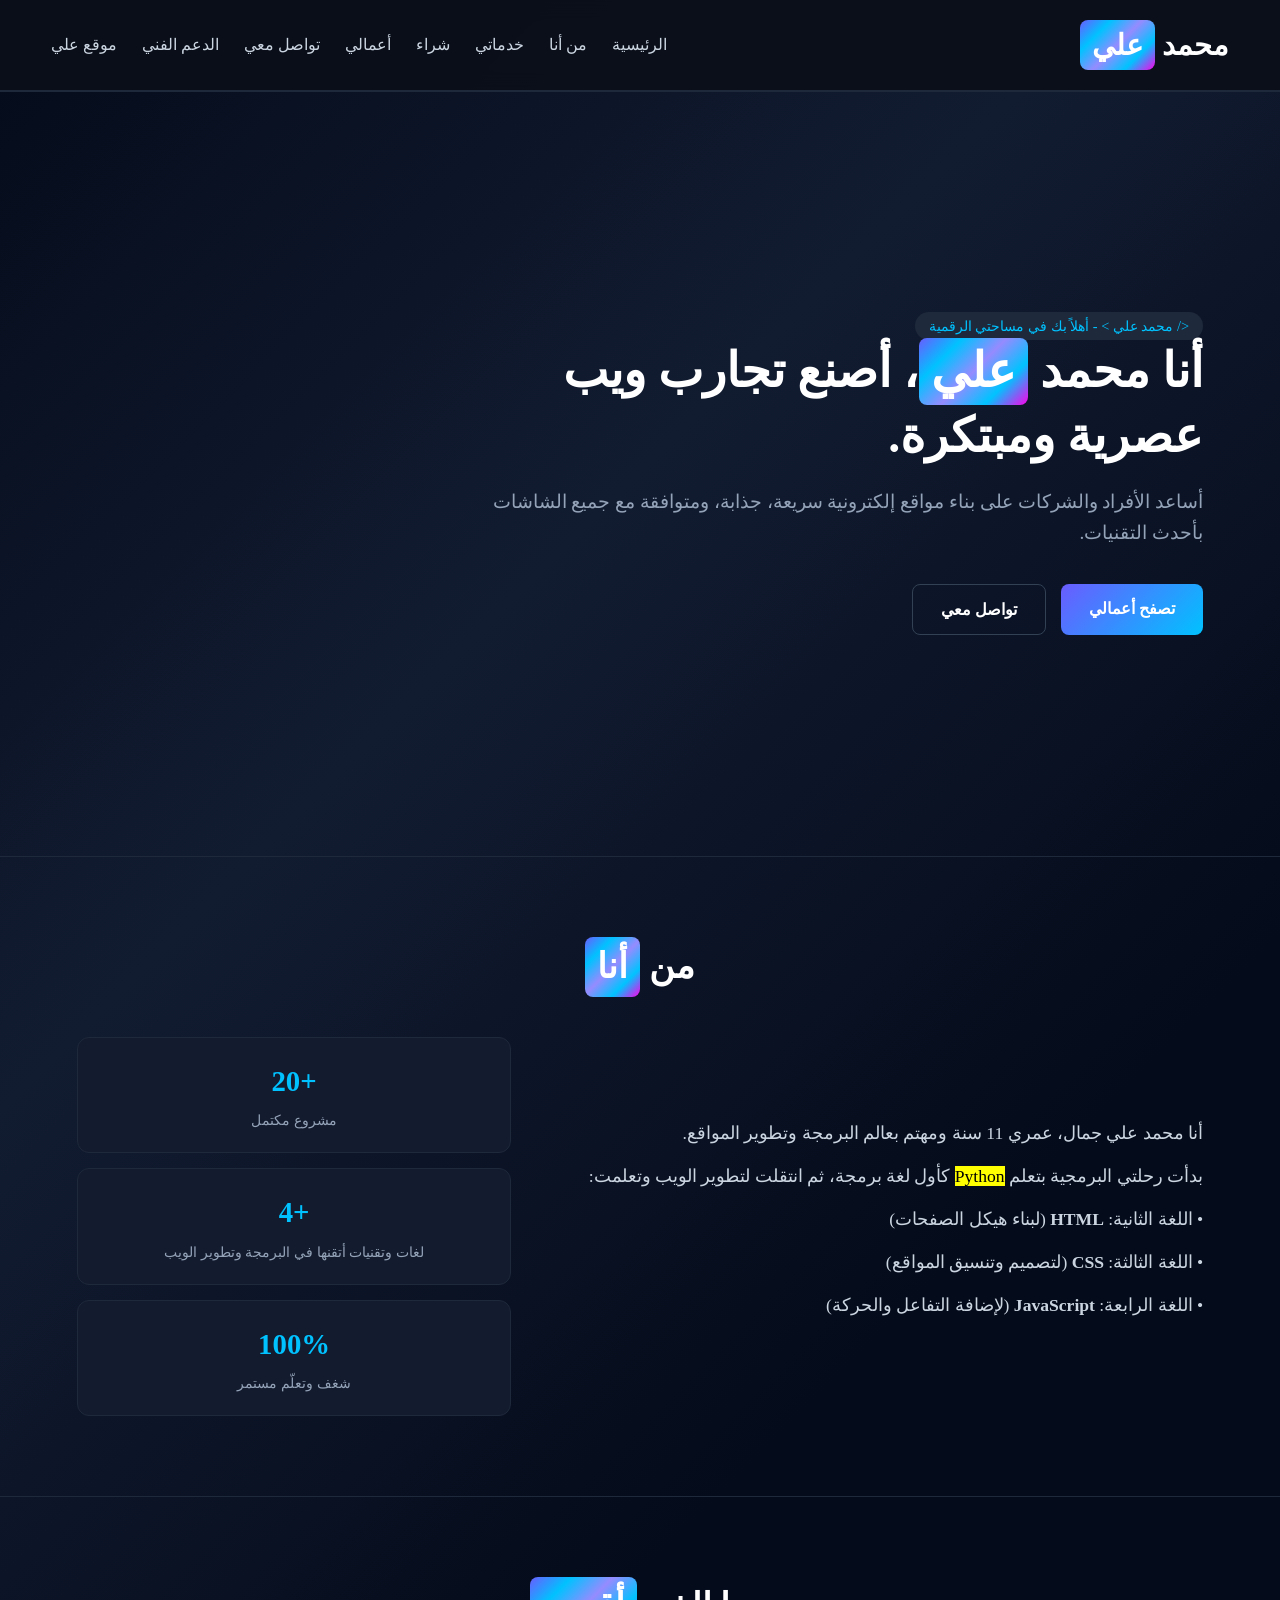
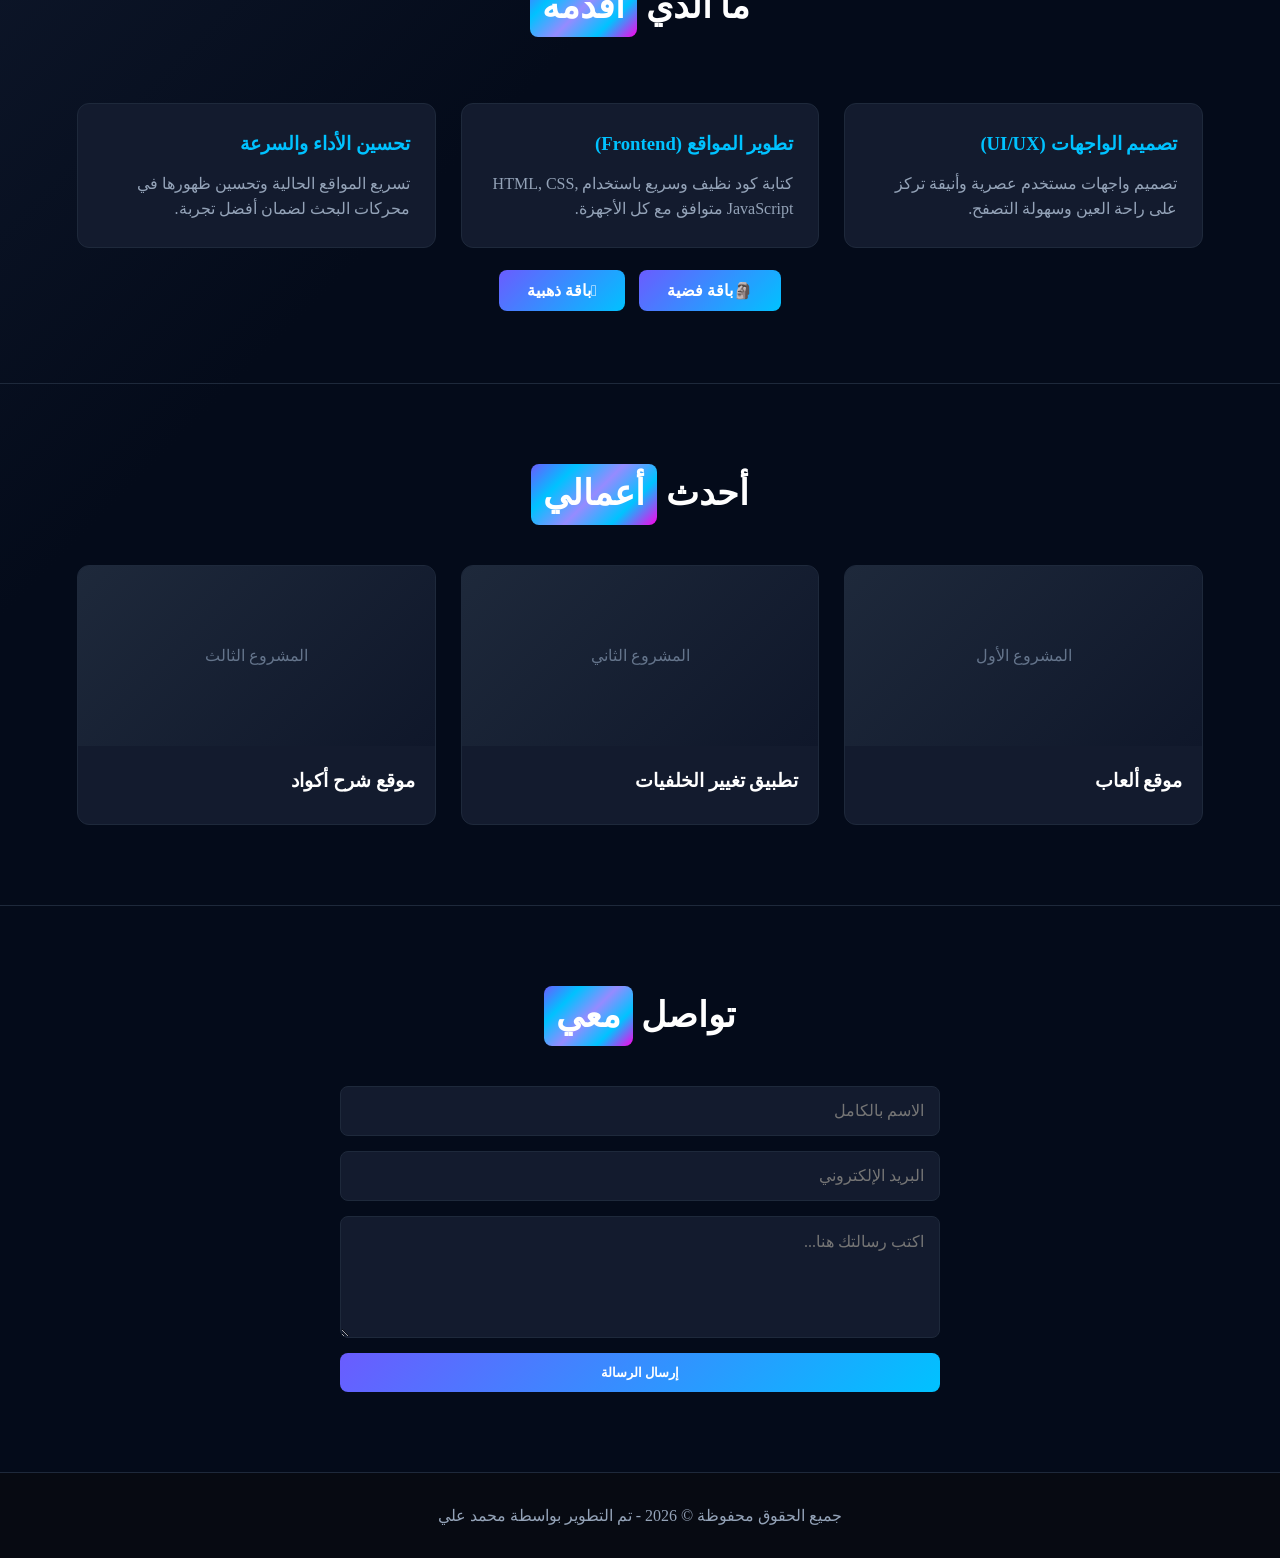
<file: index.html>
<!DOCTYPE html>
<html lang="ar" dir="rtl">

<head>
    <meta charset="UTF-8">
    <meta name="viewport" content="width=device-width, initial-scale=1.0">
    <title>محمد علي | مطور ويب</title>
    <link rel="stylesheet" href="./css/style.css">
</head>

<body>
    <!-- الشريط العلوي (Navbar) -->
    <header class="navbar">
        <a href="#" class="logo">محمد <b>علي</b></a>

        <nav class="nav-links">

            <a href="#home">الرئيسية</a>

            <a href="#about">من أنا</a>

            <a href="#services">خدماتي</a>

            <a href="#money">شراء</a>

            <a href="#projects">أعمالي</a>

            <a href="#contact">تواصل معي</a>

            <a href="./Support.html">الدعم الفني </a>

            <a href="https://alidevhub.com" target="_blank" rel="noopener noreferrer">موقع علي</a>
        </nav>
    </header>

    <section id="home" class="hero">
        <div class="hero-content">
            <span class="badge">&lt;/ محمد علي &gt; - أهلاً بك في مساحتي الرقمية</span>
            <h1>أنا محمد <b>علي</b>، أصنع تجارب ويب عصرية ومبتكرة.</h1>

            <p>أساعد الأفراد والشركات على بناء مواقع إلكترونية سريعة، جذابة، ومتوافقة مع جميع الشاشات بأحدث التقنيات.
            </p>
            <div class="hero-buttons">
                <a href="#projects" class="btn-primary">تصفح أعمالي</a>
                <a href="#contact" class="btn-secondary">تواصل معي</a>
            </div>
        </div>
    </section>

    <!-- قسم من أنا (About) -->
    <section id="about" class="section">
        <h2 class="section-title">من <b>أنا</b></h2>
        <div class="about-grid">
            <div class="about-text">
                <p>أنا محمد علي جمال، عمري 11 سنة ومهتم بعالم البرمجة وتطوير المواقع.</p>
                <p>بدأت رحلتي البرمجية بتعلم <mark>Python</mark> كأول لغة برمجة، ثم انتقلت لتطوير الويب وتعلمت:</p>
                <p>• اللغة الثانية: <strong>HTML</strong> (لبناء هيكل الصفحات)</p>
                <p>• اللغة الثالثة: <strong>CSS</strong> (لتصميم وتنسيق المواقع)</p>
                <p>• اللغة الرابعة: <strong>JavaScript</strong> (لإضافة التفاعل والحركة)</p>
            </div>
            <div class="stats-grid">
                <div class="stat-card">
                    <h3>+20</h3>
                    <p>مشروع مكتمل</p>
                </div>
                <div class="stat-card">
                    <h3>+4</h3>
                    <p>لغات وتقنيات أتقنها في البرمجة وتطوير الويب</p>
                </div>
                <div class="stat-card">
                    <h3>100%</h3>
                    <p>شغف وتعلّم مستمر</p>
                </div>
            </div>
        </div>
    </section>

    <!-- قسم الخدمات (Services) -->
    <section id="services" class="section">
        <h2 class="section-title">ما الذي <b>أقدمه</b></h2><br id="money">
        <div class="grid-3">
            <div class="card">
                <h3>تصميم الواجهات (UI/UX)</h3>
                <p>تصميم واجهات مستخدم عصرية وأنيقة تركز على راحة العين وسهولة التصفح.</p>
            </div>
            <div class="card">
                <h3>تطوير المواقع (Frontend)</h3>
                <p>كتابة كود نظيف وسريع باستخدام HTML, CSS, JavaScript متوافق مع كل الأجهزة.</p>
            </div>
            <div class="card">
                <h3>تحسين الأداء والسرعة</h3>
                <p>تسريع المواقع الحالية وتحسين ظهورها في محركات البحث لضمان أفضل تجربة.</p>
            </div>
        </div>

        <div id="money" class="money" style="text-align: center; margin-top: 30px;">
            <a href="./money.html" class="btn-primary"
                style="background-color: black; color: white; margin: 0 5px;">🗿باقة فضية</a>
            <a href="./money.html" class="btn-primary"
                style="background-color: black; color: white; margin: 0 5px;">🪎باقة ذهبية</a>
        </div>
    </section>

    <!-- قسم الأعمال (Projects) -->
    <section id="projects" class="section">
        <h2 class="section-title">أحدث <b>أعمالي</b></h2>
        <div class="grid-3">
            <div class="project-card">
                <a href="First-project/games/index.html" target="_blank" rel="noopener noreferrer"
                    style="text-decoration: none;">
                    <div class="project-img">المشروع الأول</div>
                </a>
                <div class="project-info">
                    <h3>موقع ألعاب</h3>
                </div>
            </div>
            <div class="project-card">
                <a href="./f2-project/roaa.html" target="_blank" rel="noopener noreferrer"
                    style="text-decoration: none;">
                    <div class="project-img">المشروع الثاني</div>
                </a>
                <div class="project-info">
                    <h3>تطبيق تغيير الخلفيات</h3>
                </div>
            </div>
            <div class="project-card">
                <a href="./f3-project/akoad.html" target="_blank" rel="noopener noreferrer"
                    style="text-decoration: none;">
                    <div class="project-img">المشروع الثالث</div>
                </a>
                <div class="project-info">
                    <h3>موقع شرح أكواد</h3>
                </div>
            </div>
        </div>
    </section>



    <section id="contact" class="section">
        <h2 class="section-title">تواصل <b>معي</b></h2>
        <form action="https://mo-ali-g.github.io/First-project/#services" class="contact-form" id="contactForm">
            <input type="text" name="name" placeholder="الاسم بالكامل" required>
            <input type="email" name="email" placeholder="البريد الإلكتروني" required>
            <textarea name="message" rows="5" placeholder="اكتب رسالتك هنا..." required></textarea>
            <button type="submit" class="btn-primary">إرسال الرسالة</button>
        </form>
    </section>

    <footer>
        <p>جميع الحقوق محفوظة &copy; 2026 - تم التطوير بواسطة محمد علي</p>
    </footer>

    <script src="./javascript/app.js"></script>

</body>

</html>
</file>
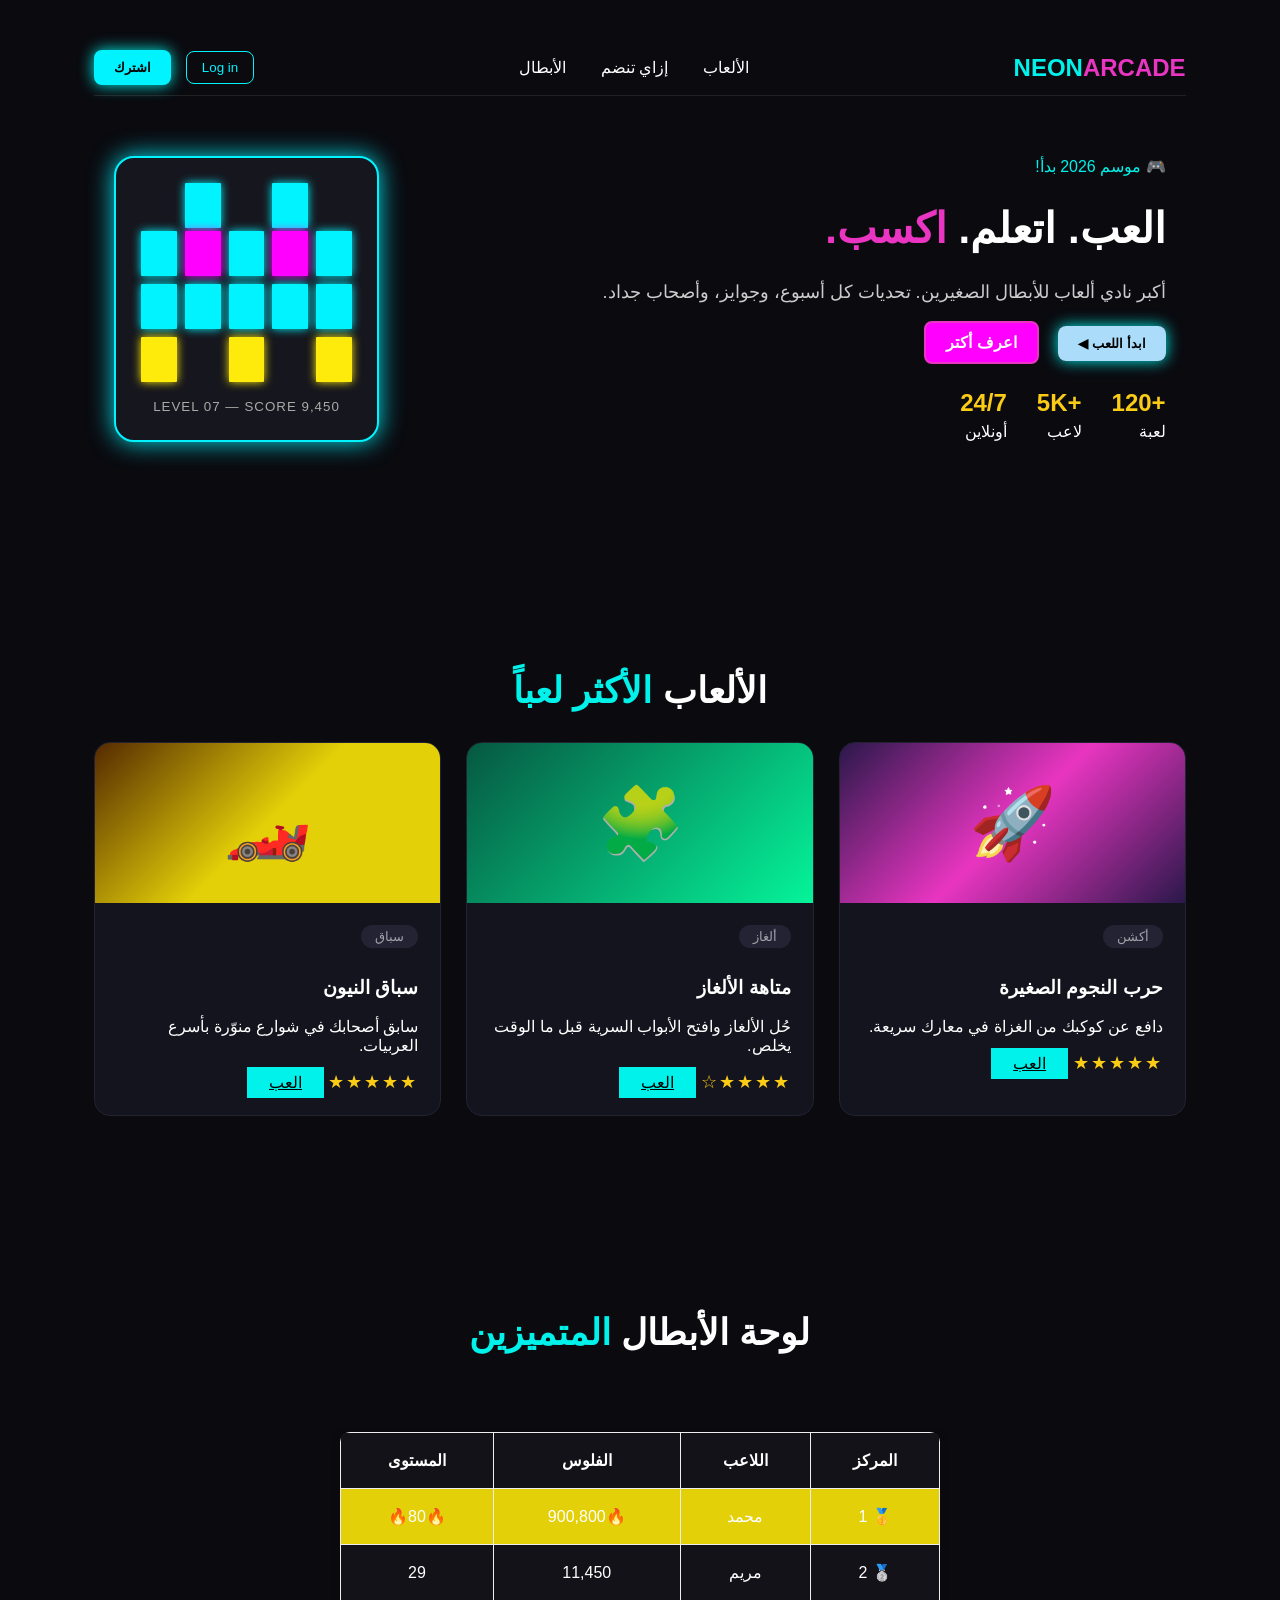
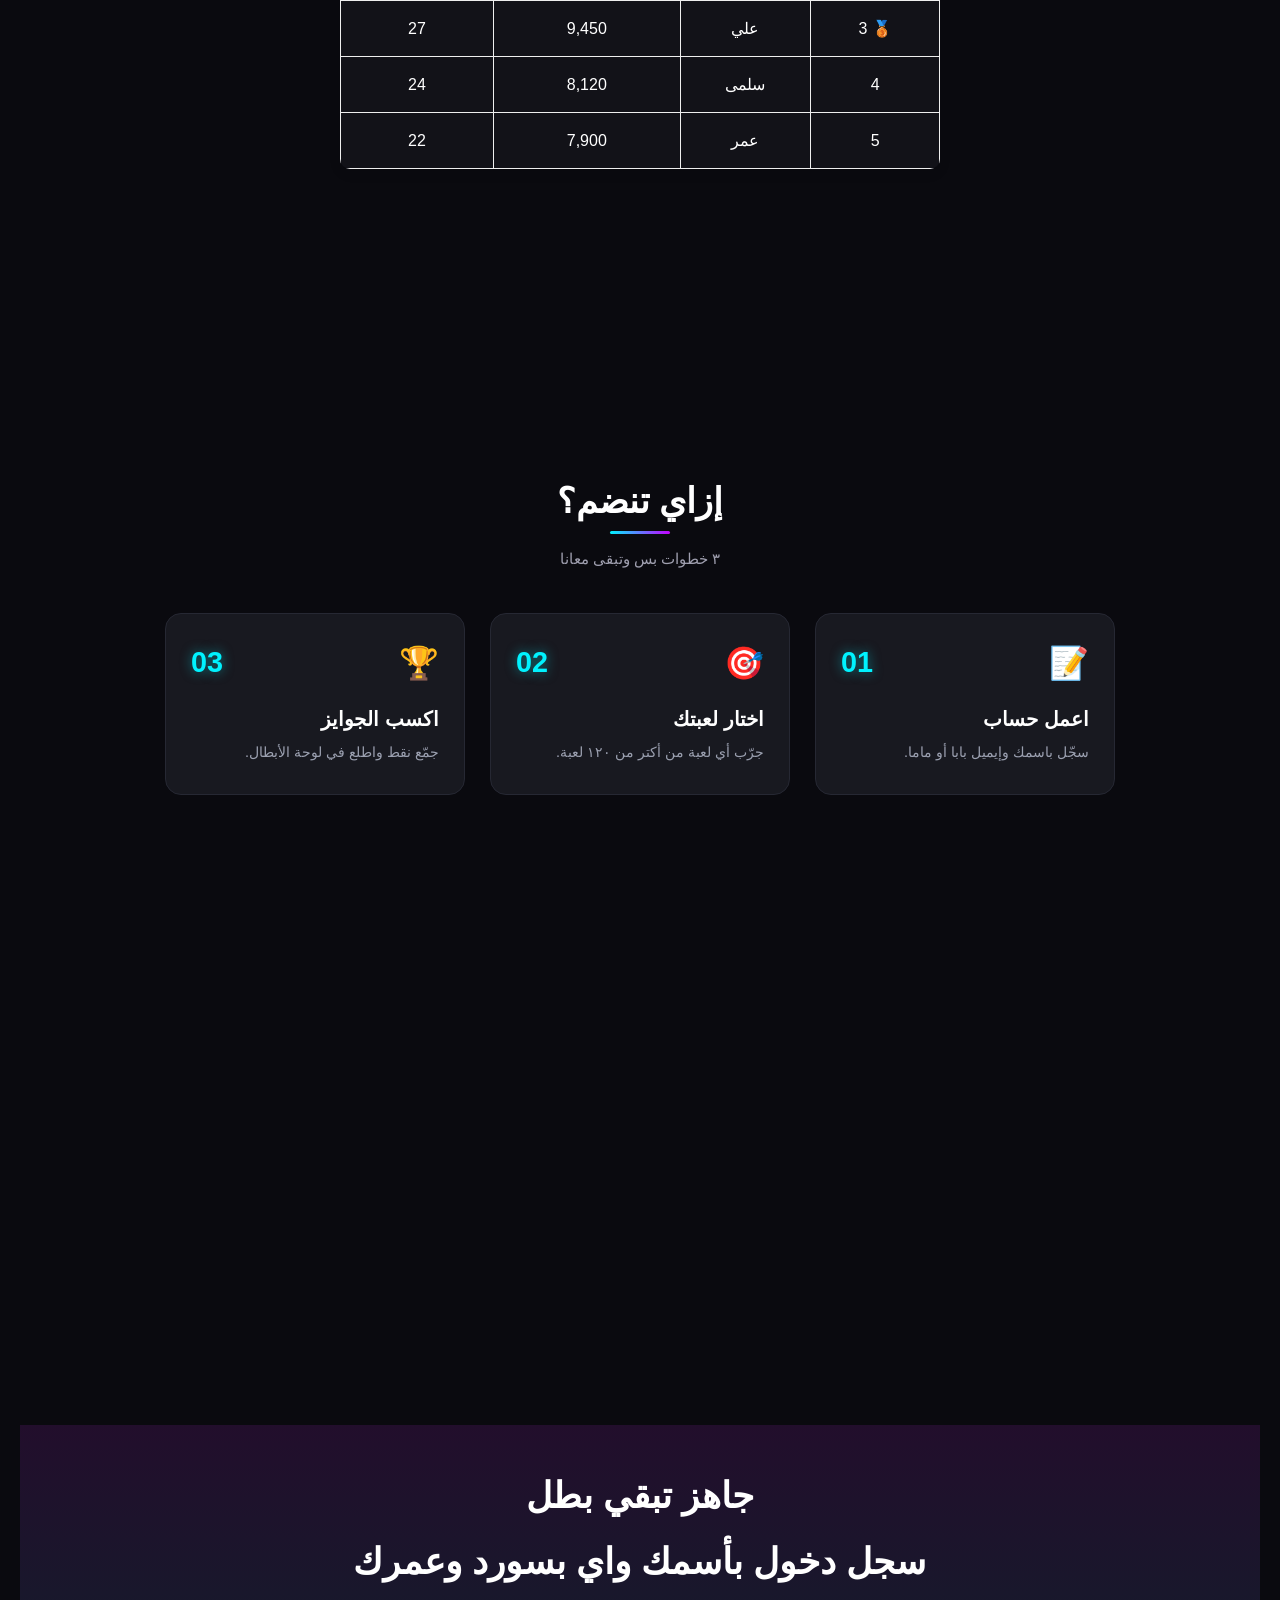
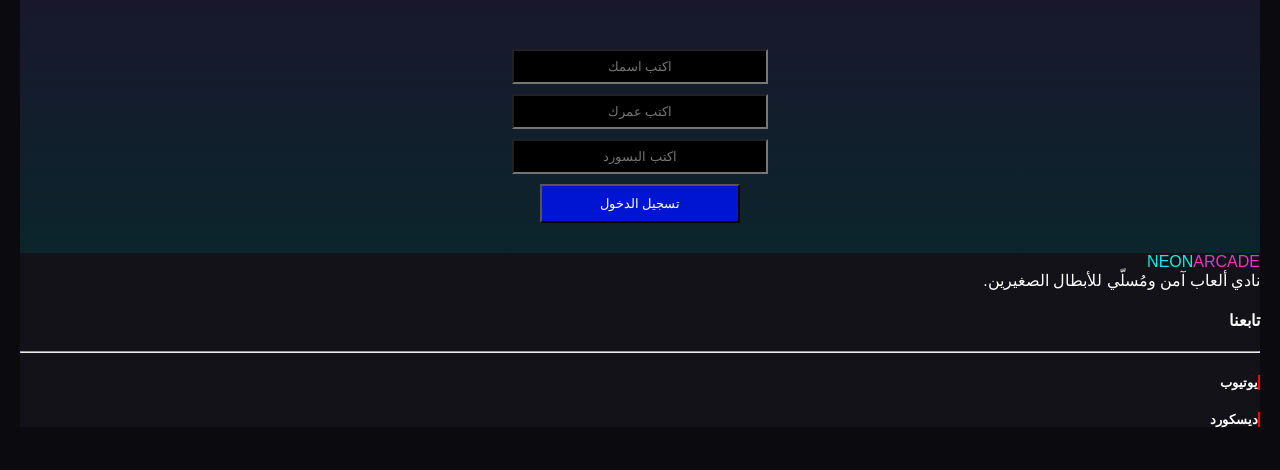
<file: First-project/games/index.html>
<!DOCTYPE html>
<html lang="ar" dir="rtl">

<head>
    <meta charset="UTF-8">
    <meta name="viewport" content="width=device-width, initial-scale=1.0">
    <title>NEONARCADE</title>
<link rel="stylesheet" href="./index.css"></head>
<style>

</style>
<body>
  <link rel="icon" type="image/png" href="https://play-lh.googleusercontent.com/q-WKiMOariGgYrxI_QOhgRufqUpw7n8fomwYPOG-V-k959WaQk8eK2jka0EoCDPdbS2nOolHwq87Qm-a4H3F=w240-h480-rw">


  
    <!-- طبقة الإضاءة الخلفية -->
    <div class="glow"></div>

    <!-- 1. الصفحة الرئيسية -->
    <div id="homePage">
        <header>
            <div class="logo play-hover"><span class="cyan">NEON</span><span class="pink">ARCADE</span></div>
            <nav>
                <a href="#games" class="play-hover">الألعاب</a>
                
                <a href="#m0" class="play-hover">إزاي تنضم</a>
                <a href="#heroes" class="play-hover">الأبطال</a>
  
            </nav>
            <div class="auth-btns">
               <a href="#log in"><button class="btn-login" >Log in</button></a> 
                <button class="btn-cyan">اشترك</button>
            </div>
        </header>

        <div class="main">
            <!-- الجزء اليمين: الترحيب والإحصائيات -->
            <div>
                <span class="cyan play-hover">🎮 موسم 2026 بدأ!</span>
                <h1 class="play-hover" style="font-size: 42px;">العب. اتعلم. <span class="pink">اكسب.</span></h1>
                <p style="color: #ccc; font-size: 18px;">أكبر نادي ألعاب للأبطال الصغيرين. تحديات كل أسبوع، وجوايز، وأصحاب جداد.</p>

                <button style="background-color: #afe2fffa;" class="btn-cyan play-hover">ابدأ اللعب ◀</button>
                <a href="#games" class="btn-pink play-hover">اعرف أكتر</a>

                <div class="stats">
                    <div>
                        <h3 class="yellow" style="margin: 0; font-size: 24px;">120+</h3>
                        <p style="margin: 5px 0 0;">لعبة</p>
                    </div>
                    <div>
                        <h3 class="yellow" style="margin: 0; font-size: 24px;">5K+</h3>
                        <p style="margin: 5px 0 0;">لاعب</p>
                    </div>
                    <div>
                        <h3 class="yellow" style="margin: 0; font-size: 24px;">24/7</h3>
                        <p style="margin: 5px 0 0;">أونلاين</p>
                    </div>
                </div>
            </div>

            <!-- الجزء الشمال (في الجنب): شاشة اللعبة -->
            <div class="game-box">
                <div class="grid">
                    <div></div>
                    <div class="box bg-cyan"></div>
                    <div></div>
                    <div class="box bg-cyan"></div>
                    <div></div>
                    <div class="box bg-cyan"></div>
                    <div class="box bg-pink"></div>
                    <div class="box bg-cyan"></div>
                    <div class="box bg-pink"></div>
                    <div class="box bg-cyan"></div>
                    <div class="box bg-cyan"></div>
                    <div class="box bg-cyan"></div>
                    <div class="box bg-cyan"></div>
                    <div class="box bg-cyan"></div>
                    <div class="box bg-cyan"></div>
                    <div class="box bg-yellow"></div>
                    <div></div>
                    <div class="box bg-yellow"></div>
                    <div></div>
                    <div class="box bg-yellow"></div>
                </div>
                <small style="color: #aaa; letter-spacing: 1px;">LEVEL 07 — SCORE 9,450</small>
            </div>
        </div>
<br><br><br><br><br><br>

        <h2 id="games" class="section-title" style="margin-top: 100px;">الألعاب <span class="cyan">الأكثر لعباً</span></h2>

        <div class="cards-grid">
            <!-- الكارت الأول: حرب النجوم الصغيرة -->
            <div class="game-card">
                <div class="card-banner grad-pink" style="  justify-content: center; align-items: center; display: flex;  background: linear-gradient(135deg,  ,#1b1f6b, #1b1f6b, #FF00FF);">🚀</div>
                <div class="card-body">
                    <span class="tag">أكشن</span>
                    <h3>حرب النجوم الصغيرة</h3>
                    <p>دافع عن كوكبك من الغزاة في معارك سريعة.</p>
                    <div class="card-footer">
                        <span class="stars">★★★★★</span>
                        <a href="#" class="btn-play-sm">العب</a>
                    </div>
                </div>
            </div>

            <!-- الكارت الثاني: متاهة الألغاز -->
            <div class="game-card">
                <div class="card-banner grad-green"  style=" justify-content: center; align-items: center; display: flex;      background: linear-gradient(135deg, #065841, #05F49A);" >🧩</div>
                <div class="card-body">
                    <span class="tag">ألغاز</span>
                    <h3>متاهة الألغاز</h3>
                    <p>حُل الألغاز وافتح الأبواب السرية قبل ما الوقت يخلص.</p>
                    <div class="card-footer">
                        <span class="stars">★★★★☆</span>
                        <a href="#" class="btn-play-sm">العب</a>
                    </div>
                </div>
            </div>

            <!-- الكارت الثالث: سباق النيون -->
            <div class="game-card">
                <div class="card-banner grad-yellow"       style="  justify-content: center; align-items: center; display: flex;  background: linear-gradient(135deg, #552A01, #E3D008, #E3D008);
"" >🏎️</div>
                <div class="card-body">
                    <span class="tag">سباق</span>
                    <h3>سباق النيون</h3>
                    <p>سابق أصحابك في شوارع منوّرة بأسرع العربيات.</p>
                    <div class="card-footer">
                        <span class="stars">★★★★★</span>
                        <a href="#" class="btn-play-sm">العب</a>
                    </div>
                </div>
            </div>
        </div>


  


        </div>

    </div>

    <br><br id="heroes">
        <h2 id="games" class="section-title" style="margin-top: 100px;  ">لوحة الأبطال <span class="cyan"> المتميزين</span></h2>

<br>
</head>
<body>

<div   class="leaderboard-container">
  <table dir="rtl">
    <thead>
      <tr>
        <th>المركز</th>
        <th>اللاعب</th>
        <th>الفلوس</th>
        <th>المستوى</th>
      </tr>
    </thead>
    <tbody>
      <tr class="first-place">
        <td style="background-color:#E3D008 ;" >  🥇 1</td>
        <td style="background-color:#E3D008 ;" >محمد</td>
        <td style="background-color:#E3D008 ;" class="points">🔥900,800</td>
        <td style="background-color:#E3D008 ;" >  🔥80🔥</td>
      </tr>
      <tr>
        <td>🥈 2</td>
        <td>مريم</td>
        <td class="points">11,450</td>
        <td>29</td>
      </tr>
      <tr>
        <td>🥉 3</td>
        <td>علي</td>
        <td class="points">9,450</td>
        <td>27</td>
      </tr>
      <tr>
        <td>4</td>
        <td>سلمى</td>
        <td class="points">8,120</td>
        <td>24</td>
      </tr>
      <tr>
        <td>5</td>
        <td>عمر</td>
        <td class="points">7,900</td>
        <td>22</td>
      </tr>
    </tbody>
  </table>
</div>
<br><br><br><br><br><br><br>
<br><br><br><br><br><br><br>
<gg id="m0" ></gg>
<section class="how-to-join">
  <h2>إزاي تنضم؟</h2>
  <div class="gradient-line"></div>
  <p class="subtitle">٣ خطوات بس وتبقى معانا</p>

  <div class="cards-container">
    
    <!-- الخطوة 01 -->
    <div class="step-card">
      <div class="card-header">
        <span class="step-icon">📝</span>
        <span class="step-number">01</span>
      </div>
      <h3>اعمل حساب</h3>
      <p>سجّل باسمك وإيميل بابا أو ماما.</p>
    </div>

    <!-- الخطوة 02 -->
    <div class="step-card">
      <div class="card-header">
        <span class="step-icon">🎯</span>
        <span class="step-number">02</span>
      </div>
      <h3>اختار لعبتك</h3>
      <p>جرّب أي لعبة من أكتر من ١٢٠ لعبة.</p>
    </div>

    <!-- الخطوة 03 -->
    <div class="step-card">
      <div class="card-header">
        <span class="step-icon">🏆</span>
        <span class="step-number">03</span>
      </div>
      <h3>اكسب الجوايز</h3>
      <p>جمّع نقط واطلع في لوحة الأبطال.</p>
    </div>

  </div>
</section>
<br><br><br><br><br><br><br>
<br><br><br><br><br><br><br>
<br><br><br><br><br><br><br>
<br><br><br><br><br><br><br>


<br><br><br><br><br><br><br>
<form action="./games.html"  id="log in"  style="background: linear-gradient(#220E2C,#0B252C); text-align: center; padding: 30px; color: white;">
    
    <h1 id="games" class="section-title" style="margin-top: 20px;">جاهز تبقي بطل <span class="cyan"></span></h1>
    <h4 class="section-title" style="margin-top: 15px;">سجل دخول بأسمك واي بسورد وعمرك <span class="cyan"></span></h4>
    <br id="Log in" >

    <input type="text" name="name" placeholder="اكتب اسمك" required style="    width: 20%;   text-align: center; background-color: #000; color: white; margin-bottom: 10px; padding: 8px;"><br>
    <input type="text" placeholder="اكتب عمرك" min="3" max="90" name="ig" required style=" width: 20%;     text-align: center; background-color: #000; color: white; margin-bottom: 10px; padding: 8px;"><br>
    <input type="password" name="password" id="password" placeholder="اكتب البسورد" required style="  width: 20%;  text-align: center; background-color: #000; color: white; margin-bottom: 10px; padding: 8px;"><br>
    <input type="submit" value="تسجيل الدخول" style=" width: 200px;   text-align: center; background-color: #0015d1; color: white; padding: 10px 20px; cursor: pointer;">


  </form>

<form  style="background-color: #121218;   "  >

  <div ><span class="cyan">NEON</span><span class="pink">ARCADE</spanv></div>
  <a>نادي ألعاب آمن ومُسلّي للأبطال الصغيرين.</a>
  
  <h4>تابعنا </h4>
  <hr>
<h5>يوتيوب</h5>
<h5>ديسكورد</h5>

</form>


</body>

  <script>
    document.querySelector("#sun").addEventListener("click", function () {
      document.body.style.background = "#FEDE57";
    });

    document.querySelector("#moon").addEventListener("click", function () {
      document.body.style.background = "#171520";

    });
document.querySelector("#w0").addEventListener("click", function () {
  alert('لقد امسكت بيه');
  document.querySelector('#zz').style.color = 'red';
  document.querySelector('#zz').style.background = 'black  ';
  document.querySelector('#m').style.color = '#FFFFFF';

  document.querySelector('#w0').style.color = '#FFFFFF';
});

  </script>
</html>
</file>
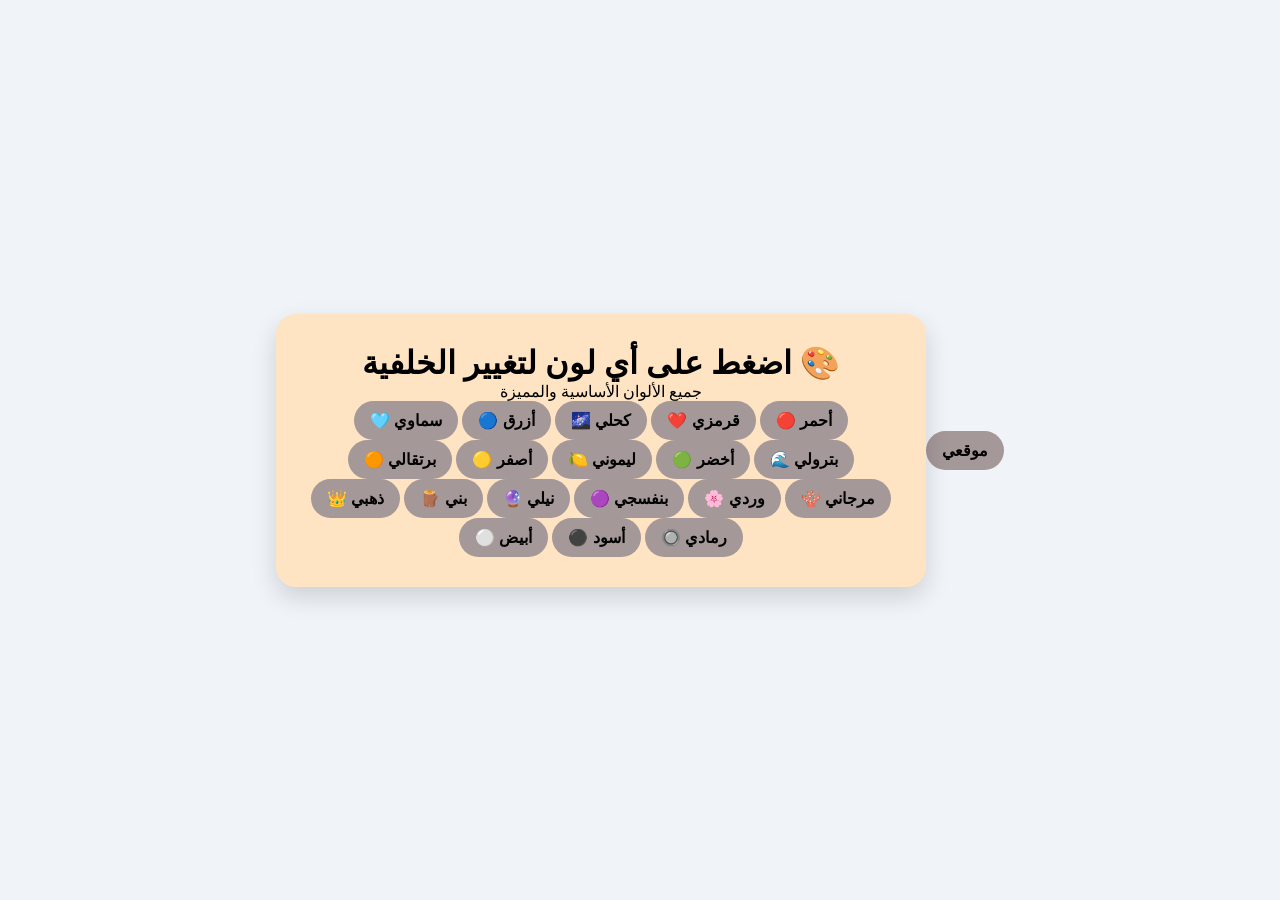
<file: f2-project/roaa.html>
<!DOCTYPE html>
<html lang="ar" dir="rtl">
<head>
    <meta charset="UTF-8">
    <meta name="viewport" content="width=device-width, initial-scale=1.0">
    <title>لوحة الألوان 🎨</title>
    <link rel="stylesheet" href="../css/roaa.css">
</head>
<body>
<a href="../index.html"  rel="noopener"><button>موقعي</button></a>
    <form  id="form"   >
    
    <div class="container">
        <h1>🎨 اضغط على أي لون لتغيير الخلفية</h1>
        <p class="subtitle">جميع الألوان الأساسية والمميزة</p>

        <div class="buttons-grid">
            <button type="button" id="red" class="btn">أحمر 🔴</button>
            <button type="button" id="crimson" class="btn">قرمزي ❤️</button>
            <button type="button" id="darkblue" class="btn">كحلي 🌌</button>
            <button type="button" id="blue" class="btn">أزرق 🔵</button>
            <button type="button" id="skyblue" class="btn">سماوي 🩵</button>
            <button type="button" id="teal" class="btn">بترولي 🌊</button>
            <button type="button" id="green" class="btn">أخضر 🟢</button>
            <button type="button" id="lime" class="btn">ليموني 🍋</button>
            <button type="button" id="yellow" class="btn">أصفر 🟡</button>
            <button type="button" id="orange" class="btn">برتقالي 🟠</button>
            <button type="button" id="coral" class="btn">مرجاني 🪸</button>
            <button type="button" id="pink" class="btn">وردي 🌸</button>
            <button type="button" id="purple" class="btn">بنفسجي 🟣</button>
            <button type="button" id="indigo" class="btn">نيلي 🔮</button>
            <button type="button" id="brown" class="btn">بني 🪵</button>
            <button type="button" id="gold" class="btn">ذهبي 👑</button>
            <button type="button" id="gray" class="btn">رمادي 🔘</button>
            <button type="button" id="black" class="btn">أسود ⚫</button>
            <button type="button" id="white" class="btn">أبيض ⚪</button>
        
        </div>
    </div>
</form>




    <script src="../javascript/roaa.js"></script>
</body>
</html>
</file>
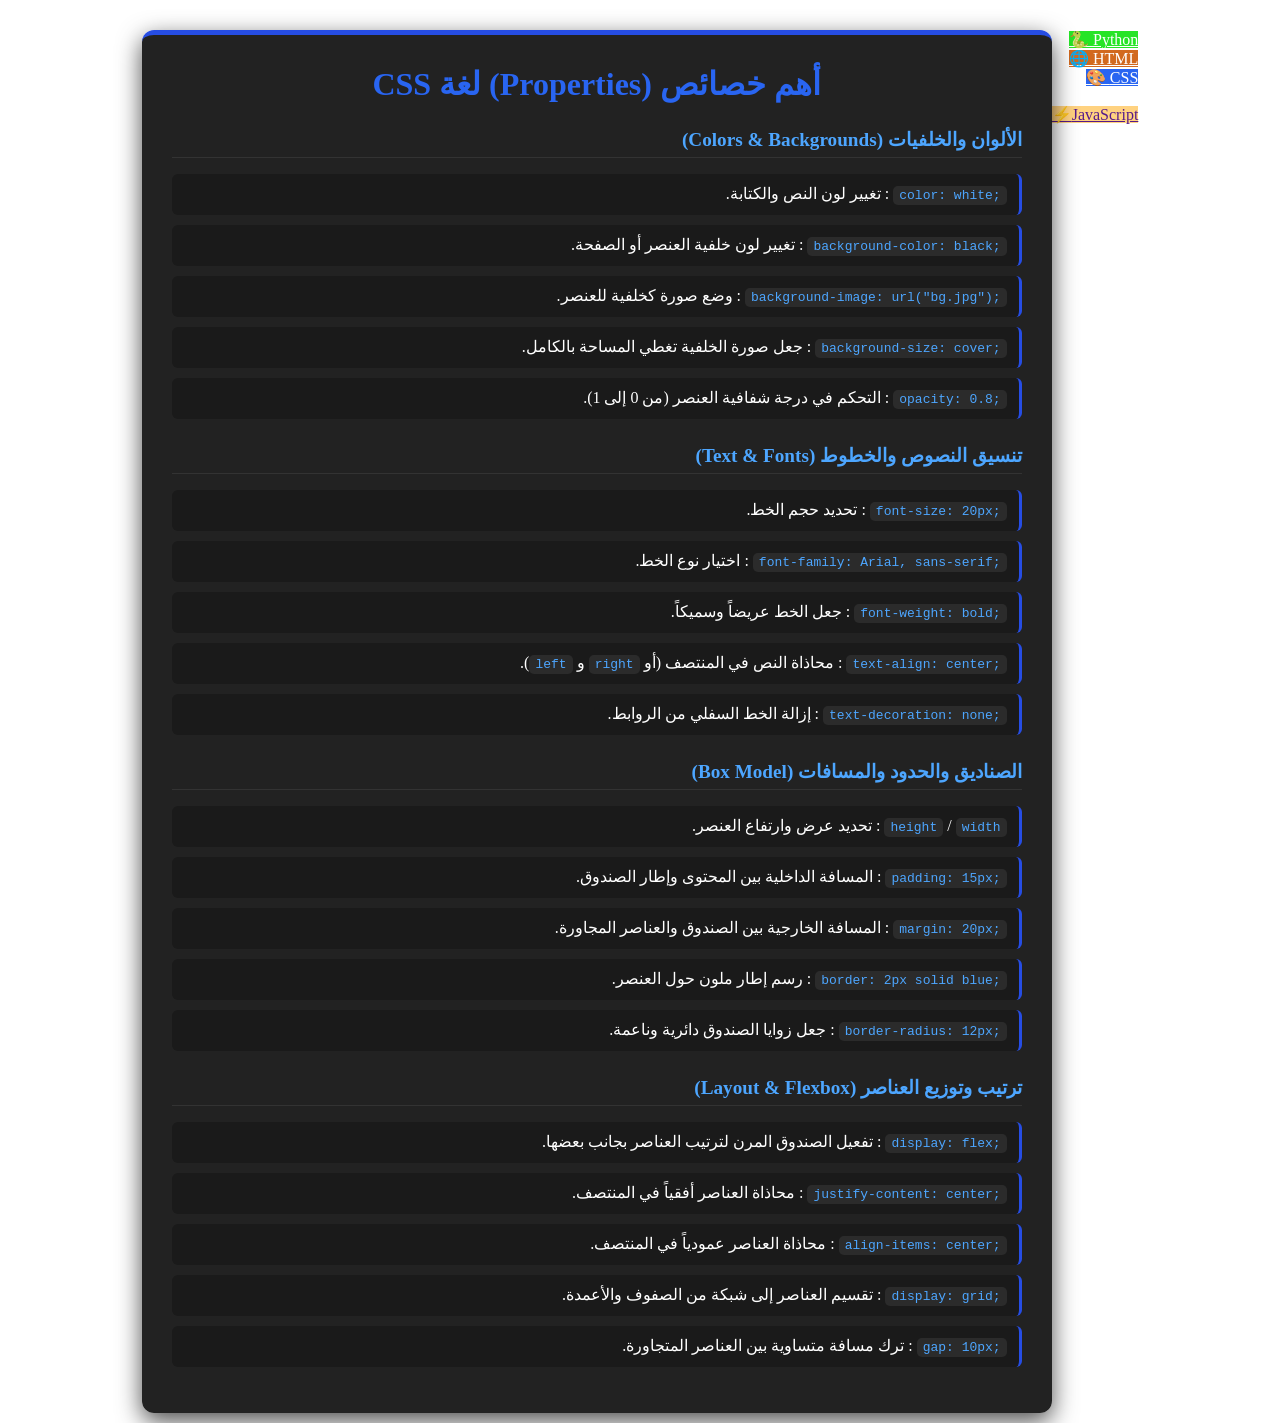
<file: f3-project/css.html>
<!DOCTYPE html>
<html lang="ar" dir="rtl">
<head>
    <meta charset="UTF-8">
    <meta name="viewport" content="width=device-width, initial-scale=1.0">
    <title>  CSS</title>
    <style>

        body {
            
            background-image: url("https://www.milesweb.ae/blog/wp-content/uploads/2025/06/what-is-css.png");
            background-size: cover;
            background-repeat: no-repeat;
            background-position: center;
            background-attachment: fixed;
            min-height: 100vh;
            margin: 0;
            padding: 30px 15px;
            color: #ffffff;
            display: flex;
          
            justify-content: center;
        
        
        
        
        
        }
 



 
        nav{
  animation: float 1s ease-in-out infinite;  /* الاسم · المدة · النعومة · كرر للأبد */
}
@keyframes float {
  50% { transform: translateY(-19px); }        /* النص: فوق */
}


        
        .container {
            background-color: rgba(10, 10, 10, 0.9);
            max-width: 850px;
            width: 100%;
            padding: 30px;
            border-radius: 12px;
            border-top: 5px solid #264de4;
            box-shadow: 0 8px 25px rgba(0, 0, 0, 0.7);
        }

        h1 {
            color: #2965f1;
            text-align: center;
            margin-top: 0;
        }

        h2 {
            color: #4da6ff;
            font-size: 1.2rem;
            border-bottom: 1px solid #333;
            padding-bottom: 6px;
            margin-top: 25px;
        }

        ul {
            list-style-type: none;
            padding: 0;
            display: grid;
            gap: 10px;
        }

        li {
            background-color: #1a1a1a;
            padding: 10px 12px;
            border-radius: 6px;
            border-right: 3px solid #264de4;
        }

        code {
            background-color: #2b2b2b;
            color: #4da6ff;
            padding: 2px 6px;
            border-radius: 5px;
            direction: ltr;
            display: inline-block;
        }

</style>

</head>
<body>

<nav>
    <a class="py"     style="background-color: #26e426; color: #ffffff;  "    href="./akoad.html">Python 🐍</a><br>
    <a class="html"  style="background-color: chocolate;  color: white;  "       href="./html.html">HTML 🌐</a><br>
    <a class="css"  style="background-color: #2965f1; color: white;  "    href="./css.html">CSS 🎨</a><br>
    <a class="html"  style="background-color: chocolate;  color: white;  "       href="./html.html"></a><br>
  <a  id="app" style="background-color: rgb(255, 210, 128);" href="">JavaScript⚡ </a>

  </nav>


    <div class="container">
        <h1>أهم خصائص (Properties) لغة CSS</h1>

        </ul>

        <h2> الألوان والخلفيات (Colors & Backgrounds)</h2>
        <ul>
            <li><code>color: white;</code> : تغيير لون النص والكتابة.</li>
            <li><code>background-color: black;</code> : تغيير لون خلفية العنصر أو الصفحة.</li>
            <li><code>background-image: url("bg.jpg");</code> : وضع صورة كخلفية للعنصر.</li>
            <li><code>background-size: cover;</code> : جعل صورة الخلفية تغطي المساحة بالكامل.</li>
            <li><code>opacity: 0.8;</code> : التحكم في درجة شفافية العنصر (من 0 إلى 1).</li>
        </ul>

        <h2> تنسيق النصوص والخطوط (Text & Fonts)</h2>
        <ul>
            <li><code>font-size: 20px;</code> : تحديد حجم الخط.</li>
            <li><code>font-family: Arial, sans-serif;</code> : اختيار نوع الخط.</li>
            <li><code>font-weight: bold;</code> : جعل الخط عريضاً وسميكاً.</li>
            <li><code>text-align: center;</code> : محاذاة النص في المنتصف (أو <code>right</code> و <code>left</code>).</li>
            <li><code>text-decoration: none;</code> : إزالة الخط السفلي من الروابط.</li>
        </ul>

        <h2> الصناديق والحدود والمسافات (Box Model)</h2>
        <ul>
            <li><code>width</code> / <code>height</code> : تحديد عرض وارتفاع العنصر.</li>
            <li><code>padding: 15px;</code> : المسافة الداخلية بين المحتوى وإطار الصندوق.</li>
            <li><code>margin: 20px;</code> : المسافة الخارجية بين الصندوق والعناصر المجاورة.</li>
            <li><code>border: 2px solid blue;</code> : رسم إطار ملون حول العنصر.</li>
            <li><code>border-radius: 12px;</code> : جعل زوايا الصندوق دائرية وناعمة.</li>
        </ul>

        <h2> ترتيب وتوزيع العناصر (Layout & Flexbox)</h2>
        <ul>
            <li><code>display: flex;</code> : تفعيل الصندوق المرن لترتيب العناصر بجانب بعضها.</li>
            <li><code>justify-content: center;</code> : محاذاة العناصر أفقياً في المنتصف.</li>
            <li><code>align-items: center;</code> : محاذاة العناصر عمودياً في المنتصف.</li>
            <li><code>display: grid;</code> : تقسيم العناصر إلى شبكة من الصفوف والأعمدة.</li>
            <li><code>gap: 10px;</code> : ترك مسافة متساوية بين العناصر المتجاورة.</li>
        </ul>


    </div>
<script src="../javascript/app.js" ></script>
</body>
</html>
</file>
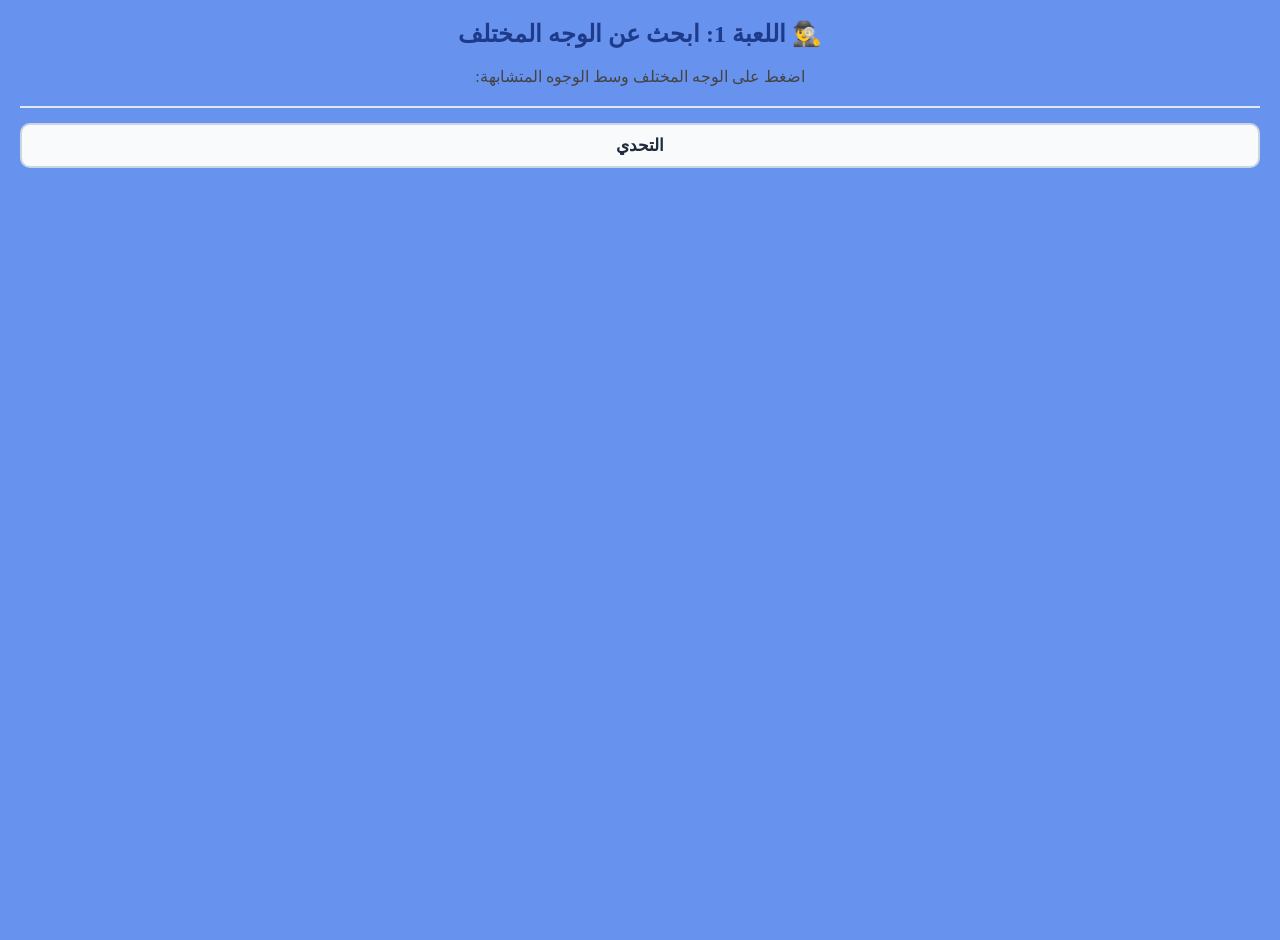
<file: First-project/mohef.html>
<!DOCTYPE html>
<html lang="ar" dir="rtl">
<head>
    <meta charset="UTF-8">
    <meta name="viewport" content="width=device-width, initial-scale=1.0">
    <link rel="stylesheet" href="./the_games.css">
    <title>NEONARCADE</title>
    <style>
        @media (max-width: 600px) {
            body {
                grid-template-columns: 1fr; 
                background-color: rgb(43, 183, 226);  
            }
        }

    body {
      background-image: url("https://png.pngtree.com/thumb_back/fh260/background/20240528/pngtree-background-of-monitor-computer-with-online-game-streaming-desktop-image_15734081.jpg");
      background-size: cover;
      background-position: center;
      background-repeat: no-repeat;
     min-height: 100vh;
    }
        







        @media (max-width: 600px) {
            body {
      background-image: url("https://images.stockcake.com/public/f/b/2/fb260441-2e83-4336-8ff1-88e929d4ec33_large/neon-data-core-stockcake.jpg");
      background-size: cover;
      background-position: center;
      background-repeat: no-repeat;
      min-height: 100vh;
            }
        }

        








    /* الصندوق اللي هيحبس الشبح جواه */
        .ghost-arena {
            position: relative; /* دي اللي بتخلي الشبح ميهربش بره الصندوق */
            height: 250px;
            width: 100%;
            border: 2px dashed #00ffcc;
            border-radius: 12px;
            overflow: hidden;
            margin-top: 15px;
        }

        .ghost {
            position: absolute;
            font-size: 42px;
            cursor: pointer;
            user-select: none;
            animation: moveGhost 1.5s infinite alternate ease-in-out;
        }

        @keyframes moveGhost {
            0%   { top: 1px;  right: 2923px; }
            33%  { top: 140px; right: 160px; }
            66%  { top: 30px;  right: 660px; }
            100% { top: 180px; right: 3220px; }
        }

        /* إخفاء الشبح وإظهار رسالة الفوز لما تضغط عليه */

    </style>
</head>
<body>
<form>
    <!-- اللعبة الأولى -->
    <h1>🕵️‍♂️ اللعبة 1: ابحث عن الوجه المختلف</h1>
    <p>اضغط على الوجه المختلف وسط الوجوه المتشابهة:</p>
    <hr />
    
    <dialog id="box-world" closedby="any">
        <details open>
            <summary>إعدادات world</summary>
            <div class="stage"></div>
        </details>
    </dialog>

    <details>
        <summary>التحدي </summary>

        <table>
            <tr><td>😀</td><td>😀</td><td>😀</td><td>😀</td><td>😀</td></tr>
            <tr><td>😀</td><td>😀</td><td>😀</td><td>😀</td><td>😀</td></tr>
            <tr><td>😀</td><td>😀</td><td>😀</td><td>😀</td><td>😀</td></tr>
            <tr><td>😀</td><td>😀</td><td>😀</td><td>😀</td><td>😀</td></tr>
            <tr><td>😀</td><td>😀</td><td>😀</td><td>😀</td><td>😀</td></tr>
            <tr><td>😀</td><td>😀</td><td>😀</td><td>😀</td><td>😀</td></tr>
            <tr><td>😀</td><td>😀</td><td>😀</td><td>😀</td><td>😀</td></tr>
            <tr><td>😀</td><td>😀</td><td>😀</td><td>😀</td><td>😀</td></tr>
            <tr><td>😀</td><td>😀</td><td>😀</td><td>😀</td><td>😀</td></tr>
            <tr><td>😀</td><td>😀</td><td>😀</td><td>😀</td><td>😀</td></tr>
            <tr><td>😀</td><td>😀</td><td>😀</td><td>😀</td><td>😀</td></tr>
            <tr><td>😀</td><td>😀</td><td>😀</td><td>😀</td><td>😀</td></tr>
            <tr><td>😀</td><td>😀</td><td>😀</td><td>😀</td><td>😀</td></tr>
            <tr><td>😀</td><td>😀</td><td>😀</td><td>😀</td><td>😀</td></tr>
            <tr>
                <td>😀</td>
                <td>😀</td>
                <td>
                    <details>
                        <summary>😄</summary>
                        <small class="win"><b>معاك المفتاح 🗝️</b></small>
                    </details>
                </td>
                <td>😀</td>
                <td>😀</td>
            </tr>
            <tr><td>😀</td><td>😀</td><td>😀</td><td>😀</td><td>😀</td></tr>
            <tr><td>😀</td><td>😀</td><td>😀</td><td>😀</td><td>😀</td></tr>
        </table>

        <hr />

        <!-- اللعبة الثانية -->
        <h1>🏰 اللعبة 2: قلعة الألغاز الصعبة 🗝️</h1>
        <p>اختار الباب الصحيح في كل مرة عشان توصل للكنز!</p>

        <div class="box">
            <p style="color: black;">المرحلة 1: قدامك 3 أبواب، واحد بس بيفتح:</p>

            <details>
                <summary>🚪 الباب الأحمر</summary>
                <p class="lose">💥 فخ! وقع عليك مياه، جرب باب تاني.</p>
            </details>

            <details>
                <summary>🚪 الباب الأزرق</summary>
                <p class="win">👏 برافو! عديت للمرحلة 2:</p>
                <p>لغز سريع: كام رجل للعنكبوت؟ 🕷️</p>

                <details>
                    <summary>6 أرجل</summary>
                    <p class="lose">❌ غلط! دي النملة، فكر تاني.</p>
                </details>

                <details>
                    <summary>8 أرجل</summary>
                    <p class="win">🔥 ممتاز! وصلت للمرحلة الأخيرة:</p>
                    <p>قدامك صندوقين، الكنز فين؟</p>

                    <details>
                        <summary>📦 الصندوق الكبير</summary>
                        <p class="lose">👻 طلعلك شبح! جرب التاني.</p>
                    </details>

                    <details>
                        <summary>🎁 الصندوق الصغير</summary>
                        <p class="win">🏆 مبرووووك! كسبت التاج والكنز! 👑</p>
                    </details>
                </details>
            </details>

            <details>
                <summary>🚪 الباب الأخضر</summary>
                <p class="lose">🕸️ الباب مقفول بالخيوط، جرب غيره.</p>
            </details>
        </div>

        <hr />

        <!-- اللعبة الثالثة -->
        <section class="game-three">
            <h1>💣 اللعبة 3: حقل الألغام</h1>
            <p>افتح المربعات بحذر، واحد بس فيه الجائزة والباقي قنابل!</p>

            <table>
                <tr>
                    <td><details><summary>🟦</summary>💨</details></td>
                    <td><details><summary>🟦</summary>💥</details></td>
                    <td><details><summary>🟦</summary>💨</details></td>
                </tr>
                <tr>
                    <td><details><summary>🟦</summary>💥</details></td>
                    <td><details><summary>🟦</summary>💨</details></td>
                    <td><details><summary>🟦</summary>💎</details></td>
                </tr>
                <tr>
                    <td><details><summary>🟦</summary>💨</details></td>
                    <td><details><summary>🟦</summary>💥</details></td>
                    <td><details><summary>🟦</summary>💥</details></td>
                </tr>
                <tr>
                    <td><details><summary>🟦</summary>💎</details></td>
                    <td><details><summary>🟦</summary>💨</details></td>
                    <td><details><summary>🟦</summary>💥</details></td>
                </tr>
                <tr>
                    <td><details><summary>🟦</summary>💥</details></td>
                    <td><details><summary>🟦</summary>💥</details></td>
                    <td><details><summary>🟦</summary>💨</details></td>
                </tr>
                <tr>
                    <td><details><summary>🟦</summary>💨</details></td>
                    <td><details><summary>🟦</summary>💨</details></td>
                    <td><details><summary>🟦</summary>💥</details></td>
                </tr>
                <tr>
                    <td><details><summary>🟦</summary>💥</details></td>
                    <td><details><summary>🟦</summary>💎</details></td>
                    <td><details><summary>🟦</summary>💨</details></td>
                </tr>
                <tr>
                    <td><details><summary>🟦</summary>💨</details></td>
                    <td><details><summary>🟦</summary>💥</details></td>
                    <td><details><summary>🟦</summary>💥</details></td>
                </tr>
                <tr>
                    <td><details><summary>🟦</summary>💥</details></td>
                    <td><details><summary>🟦</summary>💨</details></td>
                    <td><details><summary>🟦</summary>💨</details></td>
                </tr>
            </table>
        </section>

        <hr />

        <!-- اللعبة الرابعة -->
        <section class="game-four">
            <h1>👻 اللعبة 4: اصطاد الشبح السريع</h1>
            <p>حاول تضغط على الشبح قبل ما يهرب!</p>

            <div class="ghost-arena" style="background-color: black;" >
                <input type="checkbox" id="catch">
                <label for="catch" class="ghost" id="w0">👻</label>
            </div>  
        </section>

    </details>
</form>
<script>
    
    document.querySelector("#sun").addEventListener("click", function () {
      document.body.style.background = "#FEDE57";
    });

    document.querySelector("#moon").addEventListener("click", function () {
      document.body.style.background = "#171520";

    });
document.querySelector("#w0").addEventListener("click", function () {
  alert('لقد امسكت بيه');
  document.querySelector('#zz').style.color = 'red';
  document.querySelector('#zz').style.background = 'black  ';
  document.querySelector('#m').style.color = '#FFFFFF';

  document.querySelector('#w0').style.color = '#FFFFFF';
});


</script>
</body>
</html>
</file>
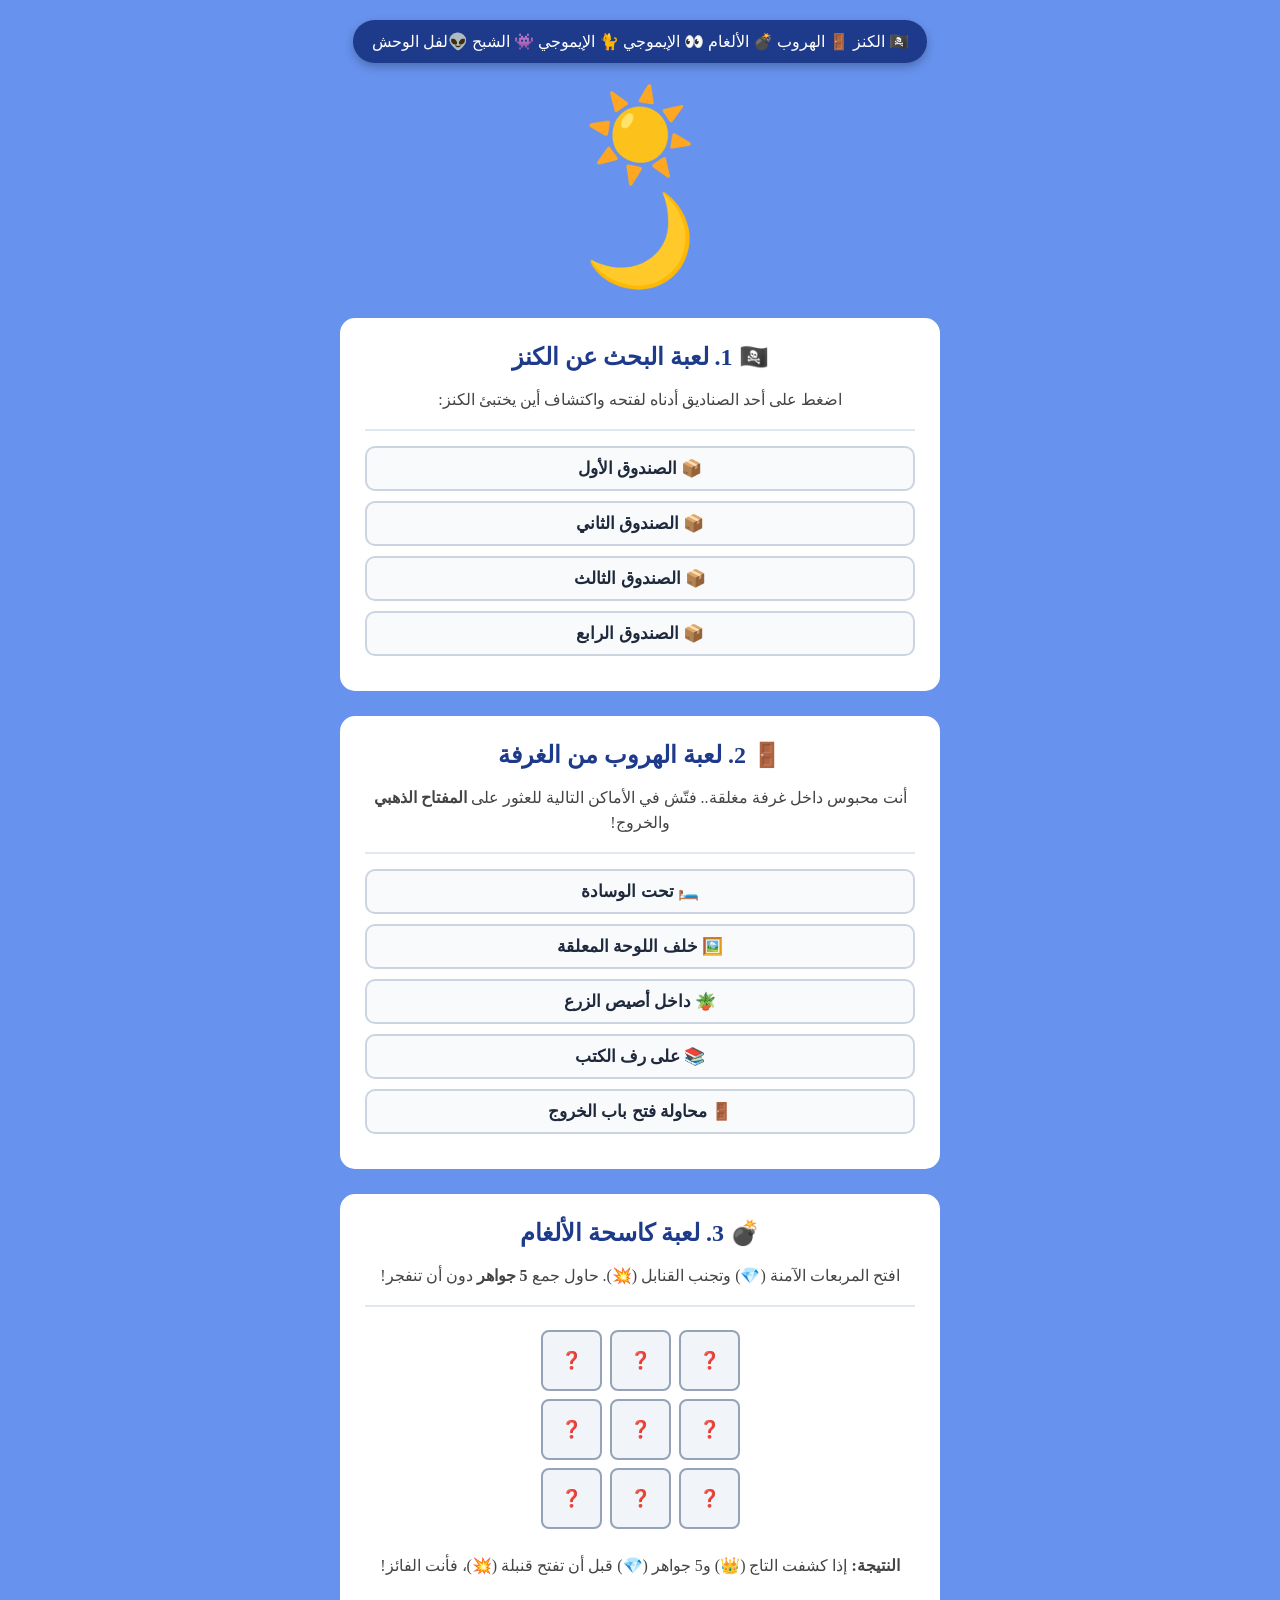
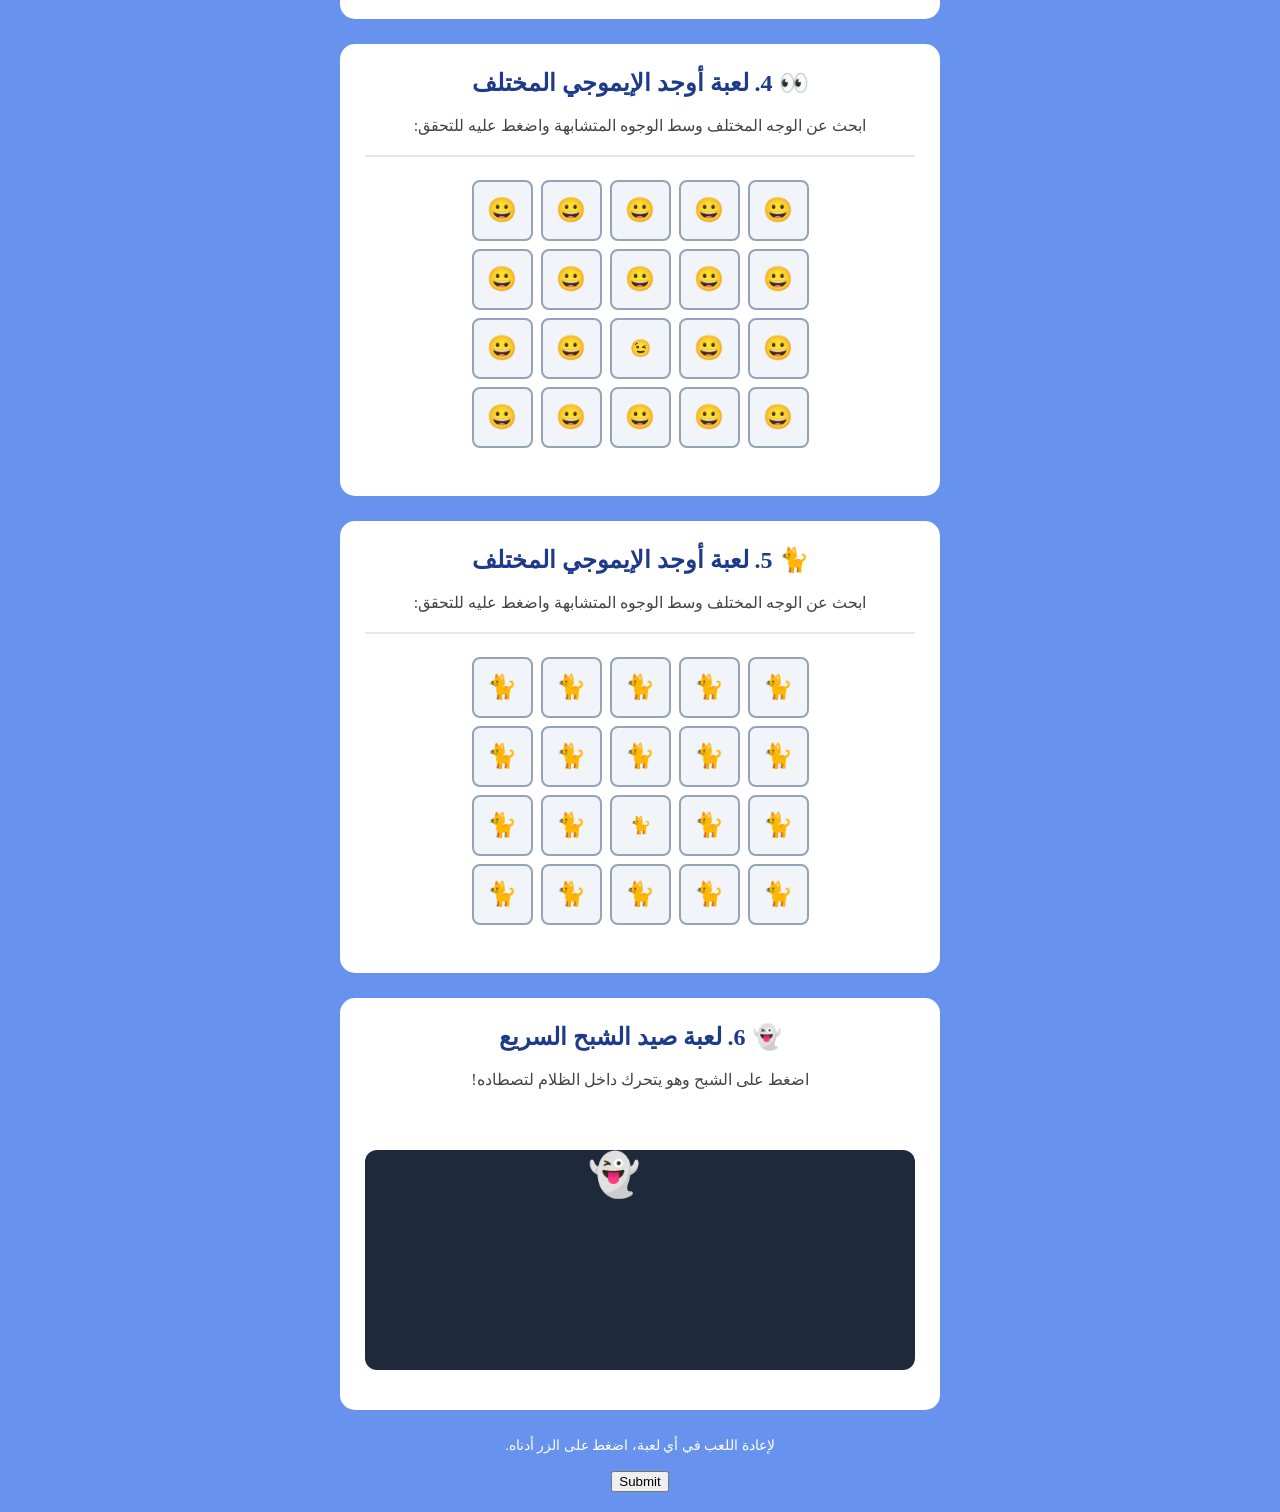
<file: First-project/the_games.html>
<!DOCTYPE html>
<html lang="ar" dir="rtl">
<head>
  <meta charset="UTF-8" />
  <meta name="viewport" content="width=device-width, initial-scale=1.0" />
  <title>NEONARCADE  </title>
  <!-- تم نقل رابط التنسيق إلى المكان الصحيح داخل head -->
  <link rel="stylesheet" href="./the_games.css">
</head>
<body>
  <!-- شريط التنقل -->
  <nav>
    <a href="#game1">🏴‍☠️ الكنز</a>
    <a href="#game2">🚪 الهروب</a>
    <a href="#game3">💣 الألغام</a>
    <a href="#game4">👀 الإيموجي</a>
    <a href="#games55">🐈 الإيموجي</a>
    <a href="#game-card">👾 الشبح</a>
    <a href="./mohef.html">👽لفل الوحش </a>


  </nav>
<div class="sun" id="sun" style="font-size: 90px;">☀️</div>
<div class="moon" id="moon" style="font-size: 90px;">🌙</div>

<form>  
  <!-- اللعبة الأولى -->
  <div id="game1" class="game-card">
    <h1>🏴‍☠️ 1. لعبة البحث عن الكنز</h1>
    <p>اضغط على أحد الصناديق أدناه لفتحه واكتشاف أين يختبئ الكنز:</p>
    <hr />
    <details>
      <summary>📦 الصندوق الأول</summary>
      <p>❌ فارغ! حاول في صندوق آخر.</p>
    </details>
    <details>
      <summary>📦 الصندوق الثاني</summary>
      <p>🕷️ عنكبوت فقط! ابحث في مكان آخر.</p>
    </details>
    <details>
      <summary>📦 الصندوق الثالث</summary>
      <p>🎉 <b>مبروك! لقد وجدت الكنز الذهبي 👑💰</b></p>
    </details>
    <details>
      <summary>📦 الصندوق الرابع</summary>
      <p>🥾 حذاء قديم! ليست هنا.</p>
    </details>
  </div> 

  <!-- اللعبة الثانية -->
  <div id="game2" class="game-card">
    <h1>🚪 2. لعبة الهروب من الغرفة</h1>
    <p>أنت محبوس داخل غرفة مغلقة.. فتّش في الأماكن التالية للعثور على <b>المفتاح الذهبي</b> والخروج!</p>
    <hr />
    <details>
      <summary>🛏️ تحت الوسادة</summary>
      <p>📄 وجدت ورقة مكتوب عليها: <i>"المفتاح ليس في الأعلى، ابحث في مكان بارد أو مظلم."</i></p>
    </details>
    <details>
      <summary>🖼️ خلف اللوحة المعلقة</summary>
      <p>🕸️ لا يوجد شيء هنا سوى خيوط العنكبوت!</p>
    </details>
    <details>
      <summary>🪴 داخل أصيص الزرع</summary>
      <p>🔑 <b>رائع! لقد وجدت المفتاح الذهبي مدفونًا في التراب!</b> الآن اذهب لفتح الباب.</p>
    </details>
    <details>
      <summary>📚 على رف الكتب</summary>
      <p>📖 كتاب قديم عن البرمجة بلغة HTML، لا يوجد مفتاح هنا.</p>
    </details>
    <details>
      <summary>🚪 محاولة فتح باب الخروج</summary>
      <p>❓ هل وجدت المفتاح الذهبي أولاً؟</p>
      <details>
        <summary>✅ نعم، معي المفتاح!</summary>
        <p><b>🎉 مبروك! فتحت الباب وهربت بنجاح! 🏆</b></p>
      </details>
      <details>
        <summary>❌ لا، ما زلت أبحث</summary>
        <p>🔒 الباب مقفل بإحكام، ارجع وفتش في الغرفة جيدًا.</p>
      </details>
    </details>
  </div>

  <!-- اللعبة الثالثة -->
  <div id="game3" class="game-card">
    <h1>💣 3. لعبة كاسحة الألغام</h1>
    <p>افتح المربعات الآمنة (💎) وتجنب القنابل (💥). حاول جمع <b>5 جواهر</b> دون أن تنفجر!</p>
    <hr />
    <table>
      <tr>
        <td><details><summary>❓</summary>💎</details></td>
        <td><details><summary>❓</summary>💥</details></td>
        <td><details><summary>❓</summary>💎</details></td>
      </tr>
      <tr>
        <td><details><summary>❓</summary>💎</details></td>
        <td><details><summary>❓</summary>💥</details></td>
        <td><details><summary>❓</summary>👑</details></td>
      </tr>
      <tr>
        <td><details><summary>❓</summary>💥</details></td>
        <td><details><summary>❓</summary>💎</details></td>
        <td><details><summary>❓</summary>💎</details></td>
      </tr>
    </table>
    <p><b>النتيجة:</b> إذا كشفت التاج (👑) و5 جواهر (💎) قبل أن تفتح قنبلة (💥)، فأنت الفائز!</p>
  </div>

  <!-- اللعبة الرابعة -->
  <div id="game4" class="game-card">
    <h1>👀 4. لعبة أوجد الإيموجي المختلف</h1>
    <p>ابحث عن الوجه المختلف وسط الوجوه المتشابهة واضغط عليه للتحقق:</p>
    <hr>
    <table>
      <tr>
        <td>😀</td><td>😀</td><td>😀</td><td>😀</td><td>😀</td>
      </tr>
      <tr>
        <td>😀</td><td>😀</td><td>😀</td><td>😀</td><td>😀</td>
      </tr>
      <tr>
        <td>😀</td><td>😀</td>
        <td>
          <details>
            <summary>😉</summary>
            <small><b>🎉 أحسنت!</b></small>
          </details>
        </td>
        <td>😀</td><td>😀</td>
      </tr>
      <tr>
        <td>😀</td><td>😀</td><td>😀</td><td>😀</td><td>😀</td>
      </tr>
    </table>
  </div>

















  <div id="games55" class="game-card">
    <h1>🐈 5. لعبة أوجد الإيموجي المختلف</h1>
    <p>ابحث عن الوجه المختلف وسط الوجوه المتشابهة واضغط عليه للتحقق:</p>
    <hr />
    <table>
      <tr>
        <td>🐈</td><td>🐈</td><td>🐈</td><td>🐈</td><td>🐈</td>
      </tr>
      <tr>
        <td>🐈</td><td>🐈</td><td>🐈</td><td>🐈</td><td>🐈</td>

      </tr>
      <tr>
        <td>🐈</td><td>🐈</td>
        <td>
          <details>
            <summary>🐈</summary>
            <small><b>🎉 أحسنت!</b></small>
          </details>
        </td>
        <td>🐈</td><td>🐈</td>
      </tr>
      <tr>
        <td>🐈</td><td>🐈</td><td>🐈</td><td>🐈</td><td>🐈  </td>
      </tr>
    </table>
  </div>














  <!-- اللعبة الخامسة -->
  <div class="game-card" id="game-card">
    <h1   >👻 6. لعبة صيد الشبح السريع</h1>
    <p  id="m" >اضغط على الشبح وهو يتحرك داخل الظلام لتصطاده!</p>
    
    <p style=" color: rgba(0, 0, 0, 0);"  id="zz"   >كسبت </p>

    <input type="checkbox" id="catch" />
    <div class="arena">
      <label for="catch" class="ghost" id="w0"  >👻</label>
    </div>
  </div>
























  <p class="footer-note">لإعادة اللعب في أي لعبة، اضغط على الزر أدناه.</p>
  <!-- زر أسرع وأنظف لإعادة تحميل الصفحة -->

<input type="submit">
</form>
  <script>
    document.querySelector("#sun").addEventListener("click", function () {
      document.body.style.background = "#FEDE57";
    });

    document.querySelector("#moon").addEventListener("click", function () {
      document.body.style.background = "#171520";

    });
document.querySelector("#w0").addEventListener("click", function () {
  alert('لقد امسكت بيه');
  document.querySelector('#zz').style.color = 'red';
  document.querySelector('#zz').style.background = 'black  ';
  document.querySelector('#m').style.color = '#FFFFFF';

  document.querySelector('#w0').style.color = '#FFFFFF';
});

  </script>
</body>
</html>
</file>
<file: css/style.css>
/* الإعدادات العامة */

* {
  box-sizing: border-box;
  margin: 0;
  padding: 0;
  scroll-behavior: smooth;
}

body {
  background-color: #0b0f19;
  color: #ffffff;
  line-height: 1.6;
}

/* التدرج اللوني المميز الخاص بك */
b {
  background: linear-gradient(135deg, #6a5cff, #00c2ff, #958bff, #00c3ff, #ff00ea);
  padding: 2px 12px;
  border-radius: 8px;
  color: #ffffff;
  display: inline-block;
}

/* الشريط العلوي */
.navbar {
  display: flex;
  justify-content: space-between;
  align-items: center;
  padding: 20px 4%;
  background-color: rgba(11, 15, 25, 0.9);
  backdrop-filter: blur(10px);
  position: sticky;
  top: 0;
  z-index: 1000;
  border-bottom: 1px solid #1e293b;
}

.logo {
  color: white;
  text-decoration: none;
  font-size: 1.8rem;
  font-weight: bold;
}

.nav-links {
  display: flex;
  gap: 25px;
}

.nav-links ,a {
  color: #cbd5e1;
  text-decoration: none;
  font-weight: 500;
  transition: color 0.3s;
}

.nav-links ,a:hover {
  color: #00c2ff;
}

/* الواجهة الرئيسية */
.hero {
  min-height: 85vh;
  display: flex;
  align-items: center;
  padding: 0 6%;
}

.hero-content {
  max-width: 750px;
}

.badge {
  background-color: #1e293b;
  color: #00c2ff;
  padding: 6px 14px;
  border-radius: 20px;
  font-size: 0.9rem;
  margin-bottom: 20px;
}

.hero h1 {
  font-size: 3rem;
  line-height: 1.3;
  margin-bottom: 20px;
}

.hero p {
  color: #94a3b8;
  font-size: 1.2rem;
  margin-bottom: 35px;
}

.hero-buttons {
  display: flex;
  gap: 15px;
}

.btn-primary {
  background: linear-gradient(135deg, #6a5cff, #00c2ff);
  color: white;
  padding: 12px 28px;
  border-radius: 8px;
  text-decoration: none;
  font-weight: bold;
  border: none;
  cursor: pointer;
  transition: opacity 0.3s;
}

.btn-primary:hover {
  opacity: 0.9;
}

.btn-secondary {
  background-color: transparent;
  color: white;
  padding: 12px 28px;
  border-radius: 8px;
  text-decoration: none;
  font-weight: bold;
  border: 1px solid #334155;
  transition: border-color 0.3s;
}

.btn-secondary:hover {
  border-color: #00c2ff;
}

/* تنسيق الأقسام العامة */
section {
  padding: 80px 6%;
  border-top: 1px solid #1e293b;
}

.section-title {
  font-size: 2.2rem;
  margin-bottom: 40px;
  text-align: center;
}

/* قسم من أنا */
.about-grid {
  display: grid;
  grid-template-columns: 1.5fr 1fr;
  gap: 40px;
  align-items: center;
}

.about-text p {
  color: #cbd5e1;
  font-size: 1.1rem;
  margin-bottom: 15px;
}

.stats-grid {
  display: grid;
  gap: 15px;
}

.stat-card {
  background-color: #131b2e;
  padding: 20px;
  border-radius: 12px;
  text-align: center;
  border: 1px solid #1e293b;
}

.stat-card h3 {
  font-size: 1.8rem;
  color: #00c2ff;
  margin-bottom: 5px;
}

.stat-card p {
  color: #94a3b8;
  font-size: 0.9rem;
}

/* الشبكة الثلاثية للخدمات والأعمال */
.grid-3 {
  display: grid;
  grid-template-columns: repeat(3, 1fr);
  gap: 25px;
}

.card,
.project-card {
  background-color: #131b2e;
  border: 1px solid #1e293b;
  border-radius: 12px;
  padding: 25px;
  transition: transform 0.3s, border-color 0.3s;
}

.card:hover,
.project-card:hover {
  transform: translateY(-5px);
  border-color: #6a5cff;
}

.card h3 {
  color: #00c2ff;
  margin-bottom: 12px;
}

.card p,
.project-info p {
  color: #94a3b8;
}

.project-card {
  padding: 0;
  overflow: hidden;
}

.project-img {
  height: 180px;
  background: linear-gradient(135deg, #1e293b, #0f172a);
  display: flex;
  align-items: center;
  justify-content: center;
  color: #64748b;
}

.project-info {
  padding: 20px;
}

.project-info h3 {
  margin-bottom: 8px;
}

/* نموذج التواصل */
.contact-form {
  max-width: 600px;
  margin: 0 auto;
  display: flex;
  flex-direction: column;
  gap: 15px;
}

.contact-form input,
.contact-form textarea {
  background-color: #131b2e;
  border: 1px solid #1e293b;
  padding: 15px;
  border-radius: 8px;
  color: white;
  font-family: inherit;
  font-size: 1rem;
}

/* الفوتر */
footer {
  text-align: center;
  padding: 30px;
  background-color: #070a12;
  border-top: 1px solid #1e293b;
  color: #94a3b8;
}

/* التجاوب مع شاشات الموبايل */
@media (max-width: 768px) {
  .navbar {
    flex-direction: column;
    gap: 15px;
  }

  .nav-links {
    flex-wrap: wrap;
    justify-content: center;
    gap: 15px;
  }

  .hero h1 {
    font-size: 2rem;
  }

  .about-grid,
  .grid-3 {
    grid-template-columns: 1fr;
  }
}

/* تنسيق الخلفية الإضافي في نهاية الكود (يرجى ربطه بالكلاس أو العنصر المطلوب) */
.custom-bg {
  background-image: url('https://pinimg.com');
  background-size: cover;
  background-position: center;
  width: 100%;
  max-width: 900px;
  min-height: 103vh;
  margin: 0 auto;
  padding: 30px 15px;
  color: #ffffff;
}
body{
      background: linear-gradient(135deg, #040b1a, #121c31,#040b1a,#040b1a,#040b1a);

}
#ll{
  animation: float 1s ease-in-out infinite;  /* الاسم · المدة · النعومة · كرر للأبد */
}
@keyframes float {
  50% { transform: translateY(-20px); }        /* النص: فوق */
}


@media (max-width: 768px) {
  
  nav{
    gap: 1px;
    background-color: #070a1200;
    color: #070a1200;
  }


}
</file>
<file: First-project/games/index.css>
.leaderboard-container th,
.leaderboard-container td {
    text-align: center;
    padding: 18px 15px;
}



        #homePage {
            padding: 20px 6% 60px;
        }

        /* القائمة العلوية */
        header {
            display: flex;
            justify-content: space-between;
            align-items: center;
            padding-bottom: 40px;
        }

        .logo {
            font-size: 24px;
            font-weight: 900;
            direction: ltr;
        }

        .cyan {
            color: #00f2ea;
        }

        .pink {
            color: #e935c1;
        }

        .yellow {
            color: #facc15;
        }



        .btn-cyan {
            background: #00f2ea;
            color: black;
            padding: 10px 25px;

            box-shadow: 0 0 15px #00f2ea;
        }


        .btn-pink {
            border: 2px solid #e935c1;
            color: #e935c1;
            padding: 8px 25px;
            border-radius: 8px;
            margin-right: 15px;
            display: inline-block;
        }

        .stats {
            display: flex;
            gap: 35px;
            margin-top: 40px;
        }

        .stats h3 {
            margin: 0;
            font-size: 26px;
            direction: ltr;
        }

        .game-box {
            padding: 25px;
            box-shadow: 0 0 20px rgba(0, 242, 234, 0.3);
            width: 20%;


        }

        .grid {
            display: grid;
            grid-template-columns: repeat(5, 1fr);
            gap: 10px;
        }

        .box {
            height: 45px;
            border-radius: 5px;
        }

        .bg-cyan {
            background: #00f2ea;
            box-shadow: 0 0 10px #00f2ea;
        }

        .bg-pink {
            background: #e935c1;
            box-shadow: 0 0 10px #e935c1;
        }

        .bg-yellow {
            background: #1f1e1b;
            box-shadow: 0 0 10px #facc15;
        }

        /* تأثير الحركة (Hover) الذي أضفته */
        .play-hover {
            transition: transform 0.22s ease, background 0.22s ease;
        }

        .play-hover:hover {
            background: #01eeff;
            transform: scale(1.1);
            color: #000;
            border-radius: 8px;
            padding: 2px 8px;
        }

        /* --- قسم الألعاب الأكثر لعباً --- */
        .section-title {
            text-align: center;
            font-size: 36px;
        }

        .cards-grid {
            display: grid;
            grid-template-columns: repeat(3, 1fr);
            gap: 25px;
        }

        .game-card {
            background: #14141f;
            border-radius: 16px;
            overflow: hidden;
            border: 1px solid #222233;
            transition: transform 0.2s;
        }

        .game-card:hover {
            transform: translateY(-5px);
            border-color: #00f2ea;
        }

        .card-banner {
            height: 160px;
            font-size: 70px;
        }

        .grad-pink {
            background: linear-gradient(135deg, #2a184a, #e935c1, #2a184a);
        }

        .card-body {
            padding: 22px;
        }

        .tag {
            background: #232334;
            color: #a1a1aa;
            padding: 4px 14px;
            border-radius: 20px;
            font-size: 13px;
            display: inline-block;
            margin-bottom: 10px;
        }

        .btn-play-sm {
            background: #00f2ea;
            color: rgb(0, 0, 0);
            padding: 7px 22px;
        }

        .stars {
            color: #facc15;
            font-size: 18px;
            letter-spacing: 2px;
        }

        /* --- صفحة تسجيل الدخول --- */

        .btn-submit {
            width: 98%;
            background: #00f2ea;
            color: black;
            padding: 12px;
            border: none;
            border-radius: 8px;
            box-shadow: 0 0 15px #00f2ea;
            margin-top: 10px;
        }

        /* لو عرض الشاشة 600px أو أقل */
        @media (max-width: 375px) {
            * {
                grid-template-columns: 1fr;
            }
        }


                body {
            background: #0A0A0F;
            color: white;
            padding: 20px;
            margin: 0;
            font-family: sans-serif;
            overflow-x: hidden;
        }
        

        /* تنسيق الشريط العلوي */
        header {
            display: flex;
            justify-content: space-between;
            align-items: center;
            padding: 10px 0;
            border-bottom: 1px solid #222;
        }

        .logo {
            font-size: 24px;
            font-weight: bold;
        }

        nav a {
            color: white;
            text-decoration: none;
            margin: 0 15px;
        }

        /* الأزرار */
        .btn-cyan {
            background: #00f3ff;
            color: #000;
            border: none;
            padding: 10px 20px;
            border-radius: 8px;
            font-weight: bold;
            cursor: pointer;
        }

        .btn-pink {
            background: #ff00ff;
            color: #fff;
            text-decoration: none;
            padding: 10px 20px;
            border-radius: 8px;
            font-weight: bold;
            display: inline-block;
        }

        .btn-login {
            background: transparent;
            color: #00f3ff;
            border: 1px solid #00f3ff;
            padding: 8px 15px;
            border-radius: 8px;
            cursor: pointer;
            margin-left: 10px;
        }

        /* القسم الرئيسي: الكلام على اليمين وشاشة اللعبة في الجنب على الشمال */
        .main {
            display: flex;
            justify-content: space-between;
            align-items: center;
            gap: 40px;
            margin-top: 40px;
            padding: 20px;
        }

        .stats {
            display: flex;
            gap: 30px;
            margin-top: 25px;
        }

        /* شاشة اللعبة اللي في الجنب */
        .game-box {
            background: #16161E;
            padding: 25px;
            border-radius: 20px;
            border: 2px solid #00f3ff;
            box-shadow: 0 0 25px rgba(4, 242, 255, 0.925);
            text-align: center;
            flex-shrink: 0;
        }

        .grid {
            display: grid;
            grid-template-columns: repeat(5, 408x);
            grid-template-rows: repeat(1, 40px);
            gap: 8px;
            margin-bottom: 15px;
        }

        .box {
            border-radius: 1px;
        }

        .bg-cyan { background-color: #00f3ff; box-shadow: 0 0 10px #00f3ff; }
        .bg-pink { background-color: #ff00ff; box-shadow: 0 0 10px #ff00ff; }
        .bg-yellow { background-color: #ffeb0b; box-shadow: 0 0 10px #ffeb0b; }

        /* كارت اللعبة */
        .card {
            width: 350px;
            height: 200px;
            border-radius: 20px;
            background: #16161E;
            overflow: hidden;
            margin-top: 15px;
            border: 1px solid #333;
        }







        /* التجاوب مع شاشات الموبايل */
        @media (max-width: 768px) {
            .main {
                flex-direction: column;
                text-align: center;
            }
            .stats {
                justify-content: center;
            }
            .card {
                width: 100%;
            }
        }
  .leaderboard-container {
    text-align: center;
    margin: 30px auto;
    max-width: 600px;
  }

  table {
    width: 100%;
    border-collapse: collapse;
    box-shadow: 0 4px 12px rgba(0, 0, 0, 0.1);
    border-radius: 10px;
    overflow: hidden;
  }

  thead {
    background-color: #2c3e50;
    color: #ffffff;
  }

  th, td {
    padding: 14px 18px;
    text-align: center;
    border: 1px solid #eeeeee;
    background-color: #121218;
  }


  .how-to-join {
    text-align: center;
    margin: auto;
  }

  .how-to-join h2 {
    font-size: 2.2rem;
    margin-bottom: 10px;
  }

  /* الخط الملون أسفل العنوان */
  .gradient-line {
    width: 60px;
    height: 3px;
    background: linear-gradient(90deg, #00f2fe, #c400ff);
    margin: 0 auto 15px auto;
    border-radius: 2px;
  }

  .how-to-join .subtitle {
    color: #a0a0b0;
    font-size: 0.95rem;
    margin-bottom: 45px;
  }

  /* حاوية البطاقات الثلاث */
  .cards-container {
    display: flex;
    justify-content: center;
    gap: 25px;
    flex-wrap: wrap;
  }

  /* تصميم البطاقة الواحدة */
  .step-card {
    background-color: #181920;
    border: 1px solid #262833;
    border-radius: 16px;
    padding: 30px 25px;
    width: 300px;
    box-sizing: border-box;
    text-align: right;
    transition: transform 0.3s ease, border-color 0.3s ease;
  }

  .step-card:hover {
    transform: translateY(-5px);
    border-color: #00f2fe;
  }

  /* الصف العلوي داخل البطاقة (الأيقونة يمين والرقم يسار) */
  .card-header {
    display: flex;
    justify-content: space-between;
    align-items: center;
    margin-bottom: 25px;
  }

  .step-icon {
    font-size: 2rem;
  }

  .step-number {
    font-size: 1.8rem;
    font-weight: bold;
    color: #00f2fe;
    text-shadow: 0 0 12px rgba(0, 242, 254, 0.5);
  }
h5{
    border-right: 2px solid red;
}


h5:hover{
    color: #00F3FF;
}

  .step-card h3 {
    font-size: 1.25rem;
    margin: 0 0 10px 0;
    color: #ffffff;
  }

  .step-card p {
    font-size: 0.9rem;
    color: #9ba0b0;
    margin: 0;
    line-height: 1.6;
  }
</file>
<file: css/roaa.css>
* {
    margin: 0;
    padding: 0;
    box-sizing: border-box;
}

body {
    min-height: 100vh;
    display: flex;
    justify-content: center;
    align-items: center;
    background-color: #f0f4f8;
    transition: background-color 1.0s ease;
    padding: 20px;
}

#form {
    text-align: center;
    background-color: bisque;
    padding: 30px;
    border-radius: 20px;
    box-shadow: 0 10px 25px rgba(0, 0, 0, 0.15);
    max-width: 650px;
    width: 100%;
}


button {
    background-color: rgb(165, 152, 152);
    color: rgb(0, 0, 0);
    border: none;
    padding: 10px 16px;
    font-size: 1rem;
    font-weight: bold;
    border-radius: 822px;
}

button:hover {
    transform: scale(1.10);
    background-color: rgb(255, 255, 255);
}
</file>
<file: First-project/the_games.css>
body {
      background-color: #6792ee;
      color: #222;
      margin: 0;
      padding: 20px;
      text-align: center;
    }

    /* شريط التنقل المتحرك مع الصفحة */
    nav {
      position: sticky;
      top: 10px;
      z-index: 100;
      background-color: #1e3a8a;
      max-width: 550px;
      margin: 0 auto 20px auto;
      padding: 12px;
      border-radius: 2210px;
      box-shadow: 0 4px 10px rgba(0, 0, 0, 0.25);
    }
 .sun, .moon {
  font-size: 80px;
  text-align: center;
  animation: float 1s ease-in-out infinite; /* الاسم · المدة · النعومة · كرر للأبد */
}

@keyframes float {
  0%, 100% { 
    transform: translateY(0); /* البداية والنهاية */
  }
  50% { 
    transform: translateY(-14px); /* المنتصف: يرتفع للأعلى */
  }
}

@keyframes float {
  0%, 100% { transform: translateY(0); }      /* البداية والنهاية */
  50% { transform: translateY(-14px); }        /* النص: فوق */
}


    nav a {
      color: #ffffff;
      text-decoration: 0;
      margin: 90 10px;
    }

    nav a:hover {color: #000;
    }

    /* بطاقة مستقلة لكل لعبة */
    .game-card {
      background-color: #ffffff;
      max-width: 550px;
      margin: 25px auto;
      padding: 25px;
      scroll-margin-top: 70px; /* حتى لا يغطي الناف عنوان اللعبة عند الانتقال */
    }

    h1 {
      color: #1e3a8a;
      font-size: 24px;
      margin-top: 0;
    }

    p {
      color: #444;
      font-size: 16px;
      line-height: 1.6;
    }

    hr {
      border: none;
      height: 2px;
      background-color: #e2e8f0;
      margin: 15px 0;
    }

    /* تنسيق الصناديق التفاعلية */
    details {
      background-color: #f8fafc;
      border: 2px solid #cbd5e1;
      border-radius: 10px;
      padding: 10px 15px;
      margin: 10px 0;
    }

    details:hover {
      background-color: #eff6ff;
      border-color: #6792ee;
    }

    summary {
      font-size: 17px;
      font-weight: bold;
      color: #1e293b;
      list-style: none;
    }

    /* تنسيق الجداول للألعاب الشبكية */
    table {
      margin: 15px auto;
      border-collapse: separate;
      border-spacing: 8px;
    }

    td {
      width: 55px;
      height: 55px;
      background-color: #f1f5f9;
      border: 2px solid #94a3b8;
      border-radius: 8px;
      font-size: 24px;
      text-align: center;
    }

    /* تبسيط شكل details داخل الجدول */
    td details {
      border: none;
      background: none;
      padding: 0;
      margin: 0;
    }

    .footer-note {
      color: #ffffff;
      font-size: 14px;
      margin-top: 20px;
    }
  
  
  
      .game-card {
      background-color: #ffffff;
      max-width: 550px;
      margin: 25px auto;
      padding: 25px;
      border-radius: 15px;
    }

    /* ساحة اللعب */
    .arena {
      position: relative;
      height: 220px;
      background-color: #1e293b;
      border-radius: 12px;
      overflow: hidden;
      margin: 15px 0;
    }

    /* إخفاء مربع الاختيار */
    input[type="checkbox"] {
      display: none;
    }

    /* الشبح المتحرك */
    .ghost {
      position: absolute;
      font-size: 42px;
      cursor: pointer;
      user-select: none;
      animation: moveGhost 1s infinite alternate ease-in-out;
    }

    @keyframes moveGhost {
      0%   { top: 15px;  right: 20px; }
      33%  { top: 140px; right: 120px; }
      66%  { top: 30px;  right: 320px; }
      100% { top: 130px; right: 420px; }
        100% { top: 130px  ;   right: 420px; }

    }
</file>
